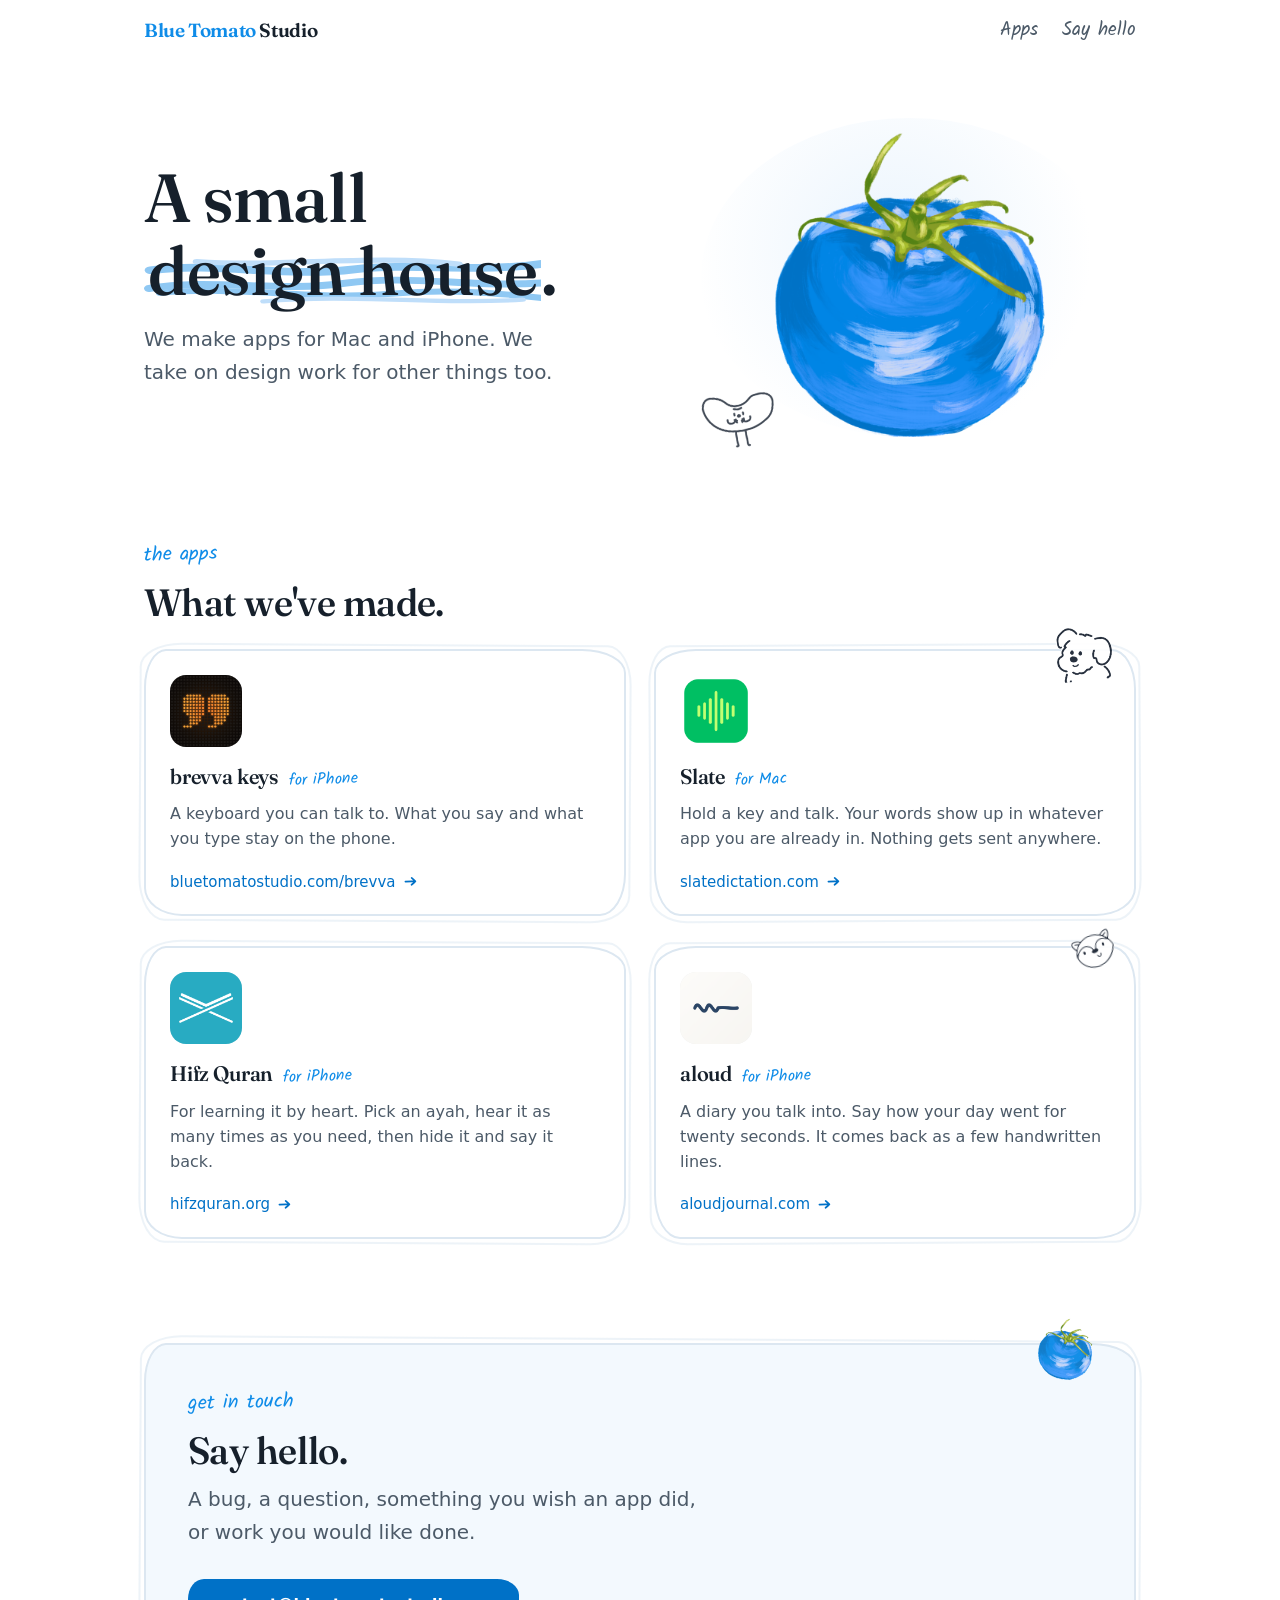
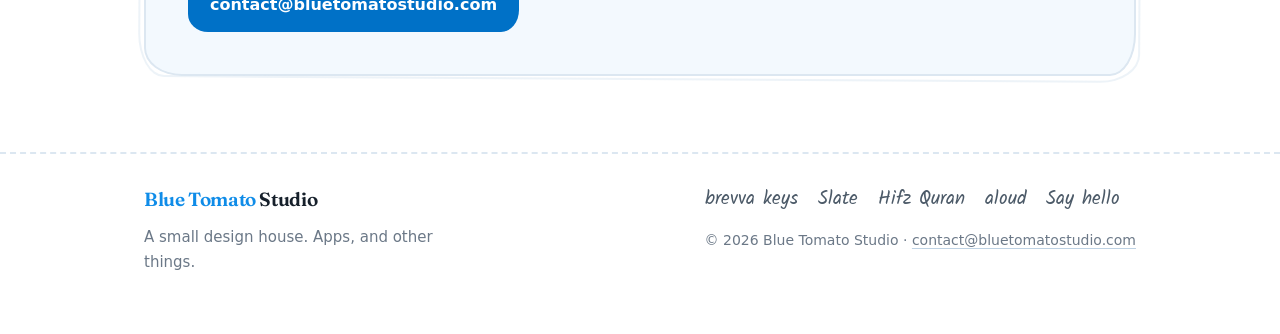
<file: index.html>
<!DOCTYPE html>
<html lang="en">
<head>
<meta charset="utf-8">
<meta name="viewport" content="width=device-width, initial-scale=1">
<title>Blue Tomato Studio · A small design house</title>
<link rel="canonical" href="https://bluetomatostudio.com/">
<meta name="description" content="Blue Tomato Studio is a small design house. We make apps for Mac and iPhone, and we take on design work for other things.">
<link rel="icon" type="image/png" sizes="64x64" href="assets/img/favicon-64.png">
<link rel="apple-touch-icon" href="assets/img/apple-touch-icon.png">
<meta property="og:title" content="Blue Tomato Studio">
<meta property="og:description" content="A small design house. We make apps for Mac and iPhone, and we take on design work for other things.">
<meta property="og:image" content="https://bluetomatostudio.com/assets/img/og.png">
<meta property="og:image:width" content="1200">
<meta property="og:image:height" content="630">
<meta property="og:type" content="website">
<meta property="og:url" content="https://bluetomatostudio.com/">
<meta name="twitter:card" content="summary_large_image">
<meta name="twitter:title" content="Blue Tomato Studio">
<meta name="twitter:description" content="A small design house. We make apps for Mac and iPhone, and we take on design work for other things.">
<meta name="twitter:image" content="https://bluetomatostudio.com/assets/img/og.png">
<meta name="theme-color" content="#FFFFFF">
<link rel="preload" href="assets/fonts/Fraunces-VF.woff2" as="font" type="font/woff2" crossorigin>
<link rel="preload" href="assets/fonts/Kalam-Regular.woff2" as="font" type="font/woff2" crossorigin>
<link rel="stylesheet" href="assets/styles.css?v=20261121a">
</head>
<body>

<!-- No tomato in the bar. It hangs in the hero, where there is room to see it. -->
<header class="site-header">
  <div class="wrap bar">
    <a class="wordmark" href="/"><span class="b">Blue Tomato</span> Studio</a>
    <nav class="nav">
      <a href="#apps">Apps</a>
      <a href="#contact">Say hello</a>
    </nav>
  </div>
</header>

<main>

  <!-- ============================= HERO ============================= -->
  <section class="hero">
    <div class="wrap hero-grid">
      <div>
        <h1>A small <span class="marker">design house</span>.</h1>
        <p class="lead">
          We make apps for Mac and iPhone. We take on design work for other
          things too.
        </p>
      </div>
      <!-- the painting, and a bean stood behind it having a look -->
      <div class="art">
        <img class="sticker bean" src="assets/stickers/bean-solid.png" alt="" aria-hidden="true" style="bottom:5%; left:3%; width:84px;">
        <img class="art-img" src="assets/img/tomato-art.png" alt="A blue tomato, painted" width="500" height="500" fetchpriority="high">
      </div>
    </div>
  </section>


  <!-- ============================= APPS =============================
       Each app is one card, and each card is one link out to that app's
       own site. This page is a signpost, not a shop.

       TO ADD AN APP: copy one whole <a class="app"> block below, paste it
       after the last one, and change the five marked spots. Nothing else
       needs touching. Full steps are in README.md.
       ================================================================ -->
  <section id="apps" style="padding-top:clamp(18px,3vw,38px);">
    <div class="wrap">
      <p class="eyebrow">the apps</p>
      <h2>What we've made.</h2>
      <div class="apps" style="margin-top:26px;">

        <!-- brevva keys lives on this site, under /brevva/, so its card links in
             rather than out. -->
        <a class="app" href="/brevva/">
          <span class="icon">
            <img src="assets/img/app-brevva.png" alt="" width="72" height="72" loading="lazy">
          </span>
          <span class="row">
            <h3>brevva keys</h3>
            <span class="chip">for iPhone</span>
          </span>
          <p>
            A keyboard you can talk to. What you say and what you type stay
            on the phone.
          </p>
          <span class="go">
            bluetomatostudio.com/brevva
            <svg viewBox="0 0 16 16" fill="none" stroke="currentColor" stroke-width="1.8" stroke-linecap="round" stroke-linejoin="round" aria-hidden="true"><path d="M2.6 8.2c3.4-.4 7-.5 10.6-.3M9.2 4.2c1.5 1.2 2.8 2.4 4 3.7-1.3 1.3-2.6 2.5-4.1 3.6"/></svg>
          </span>
        </a>

        <!-- ===== APP CARD ===== -->
        <a class="app" href="https://slatedictation.com">
          <img class="sticker" src="assets/stickers/dog-solid.png" alt="" aria-hidden="true" style="top:-34px; right:22px; transform:rotate(-6deg); width:64px;">
          <span class="icon icon--slate">                          <!-- 1. picture -->
            <img src="assets/img/app-slate.png" alt="" width="72" height="72" loading="lazy">
          </span>
          <span class="row">
            <h3>Slate</h3>                                          <!-- 2. name -->
            <span class="chip">for Mac</span>                       <!-- 3. what it runs on -->
          </span>
          <p>                                                       <!-- 4. one line, plainly -->
            Hold a key and talk. Your words show up in whatever app you are
            already in. Nothing gets sent anywhere.
          </p>
          <span class="go">                                         <!-- 5. where it goes -->
            slatedictation.com
            <svg viewBox="0 0 16 16" fill="none" stroke="currentColor" stroke-width="1.8" stroke-linecap="round" stroke-linejoin="round" aria-hidden="true"><path d="M2.6 8.2c3.4-.4 7-.5 10.6-.3M9.2 4.2c1.5 1.2 2.8 2.4 4 3.7-1.3 1.3-2.6 2.5-4.1 3.6"/></svg>
          </span>
        </a>
        <!-- ===== END APP CARD ===== -->

        <a class="app" href="https://hifzquran.org">
          <span class="icon">
            <img src="assets/img/app-hifzquran.png" alt="" width="72" height="72" loading="lazy">
          </span>
          <span class="row">
            <h3>Hifz Quran</h3>
            <span class="chip">for iPhone</span>
          </span>
          <p>
            For learning it by heart. Pick an ayah, hear it as many times as you
            need, then hide it and say it back.
          </p>
          <span class="go">
            hifzquran.org
            <svg viewBox="0 0 16 16" fill="none" stroke="currentColor" stroke-width="1.8" stroke-linecap="round" stroke-linejoin="round" aria-hidden="true"><path d="M2.6 8.2c3.4-.4 7-.5 10.6-.3M9.2 4.2c1.5 1.2 2.8 2.4 4 3.7-1.3 1.3-2.6 2.5-4.1 3.6"/></svg>
          </span>
        </a>

        <a class="app" href="https://aloudjournal.com">
          <img class="sticker" src="assets/stickers/fox-solid.png" alt="" aria-hidden="true" style="top:-28px; right:12px; transform:rotate(-8deg);">
          <span class="icon">
            <img src="assets/img/app-aloud.png" alt="" width="72" height="72" loading="lazy">
          </span>
          <span class="row">
            <h3>aloud</h3>
            <span class="chip">for iPhone</span>
          </span>
          <p>
            A diary you talk into. Say how your day went for twenty seconds. It
            comes back as a few handwritten lines.
          </p>
          <span class="go">
            aloudjournal.com
            <svg viewBox="0 0 16 16" fill="none" stroke="currentColor" stroke-width="1.8" stroke-linecap="round" stroke-linejoin="round" aria-hidden="true"><path d="M2.6 8.2c3.4-.4 7-.5 10.6-.3M9.2 4.2c1.5 1.2 2.8 2.4 4 3.7-1.3 1.3-2.6 2.5-4.1 3.6"/></svg>
          </span>
        </a>

      </div>
    </div>
  </section>


  <!-- ============================ CONTACT ============================ -->
  <section id="contact" style="padding-top:clamp(14px,2.5vw,28px);">
    <div class="wrap">
      <div class="hello">
        <img class="sticker" src="assets/img/tomato-art.png" alt="" aria-hidden="true" style="top:-34px; right:30px; transform:rotate(11deg); width:76px;">
        <p class="eyebrow">get in touch</p>
        <h2>Say hello.</h2>
        <p class="lead" style="max-width:40ch; margin-top:12px;">
          A bug, a question, something you wish an app did, or work you would
          like done.
        </p>
        <a class="btn" style="margin-top:10px;" href="mailto:contact@bluetomatostudio.com">contact@bluetomatostudio.com</a>
      </div>
    </div>
  </section>

</main>

<footer class="site-footer">
  <div class="wrap foot-grid">
    <div>
      <a class="wordmark" href="/"><span class="b">Blue Tomato</span> Studio</a>
      <p class="small muted" style="margin-top:10px; max-width:34ch;">A small design house. Apps, and other things.</p>
    </div>
    <div>
      <div class="foot-links">
        <a href="/brevva/">brevva keys</a>
        <a href="https://slatedictation.com">Slate</a>
        <a href="https://hifzquran.org">Hifz Quran</a>
        <a href="https://aloudjournal.com">aloud</a>
        <a href="mailto:contact@bluetomatostudio.com">Say hello</a>
      </div>
      <p class="foot-note">© 2026 Blue Tomato Studio · <a href="mailto:contact@bluetomatostudio.com" style="color:inherit;">contact@bluetomatostudio.com</a></p>
    </div>
  </div>
</footer>

<script>
  // the header only grows a line once the page has moved
  var h = document.querySelector('.site-header');
  var onScroll = function () { h.classList.toggle('stuck', window.scrollY > 4); };
  onScroll();
  addEventListener('scroll', onScroll, { passive: true });
</script>
</body>
</html>
</file>
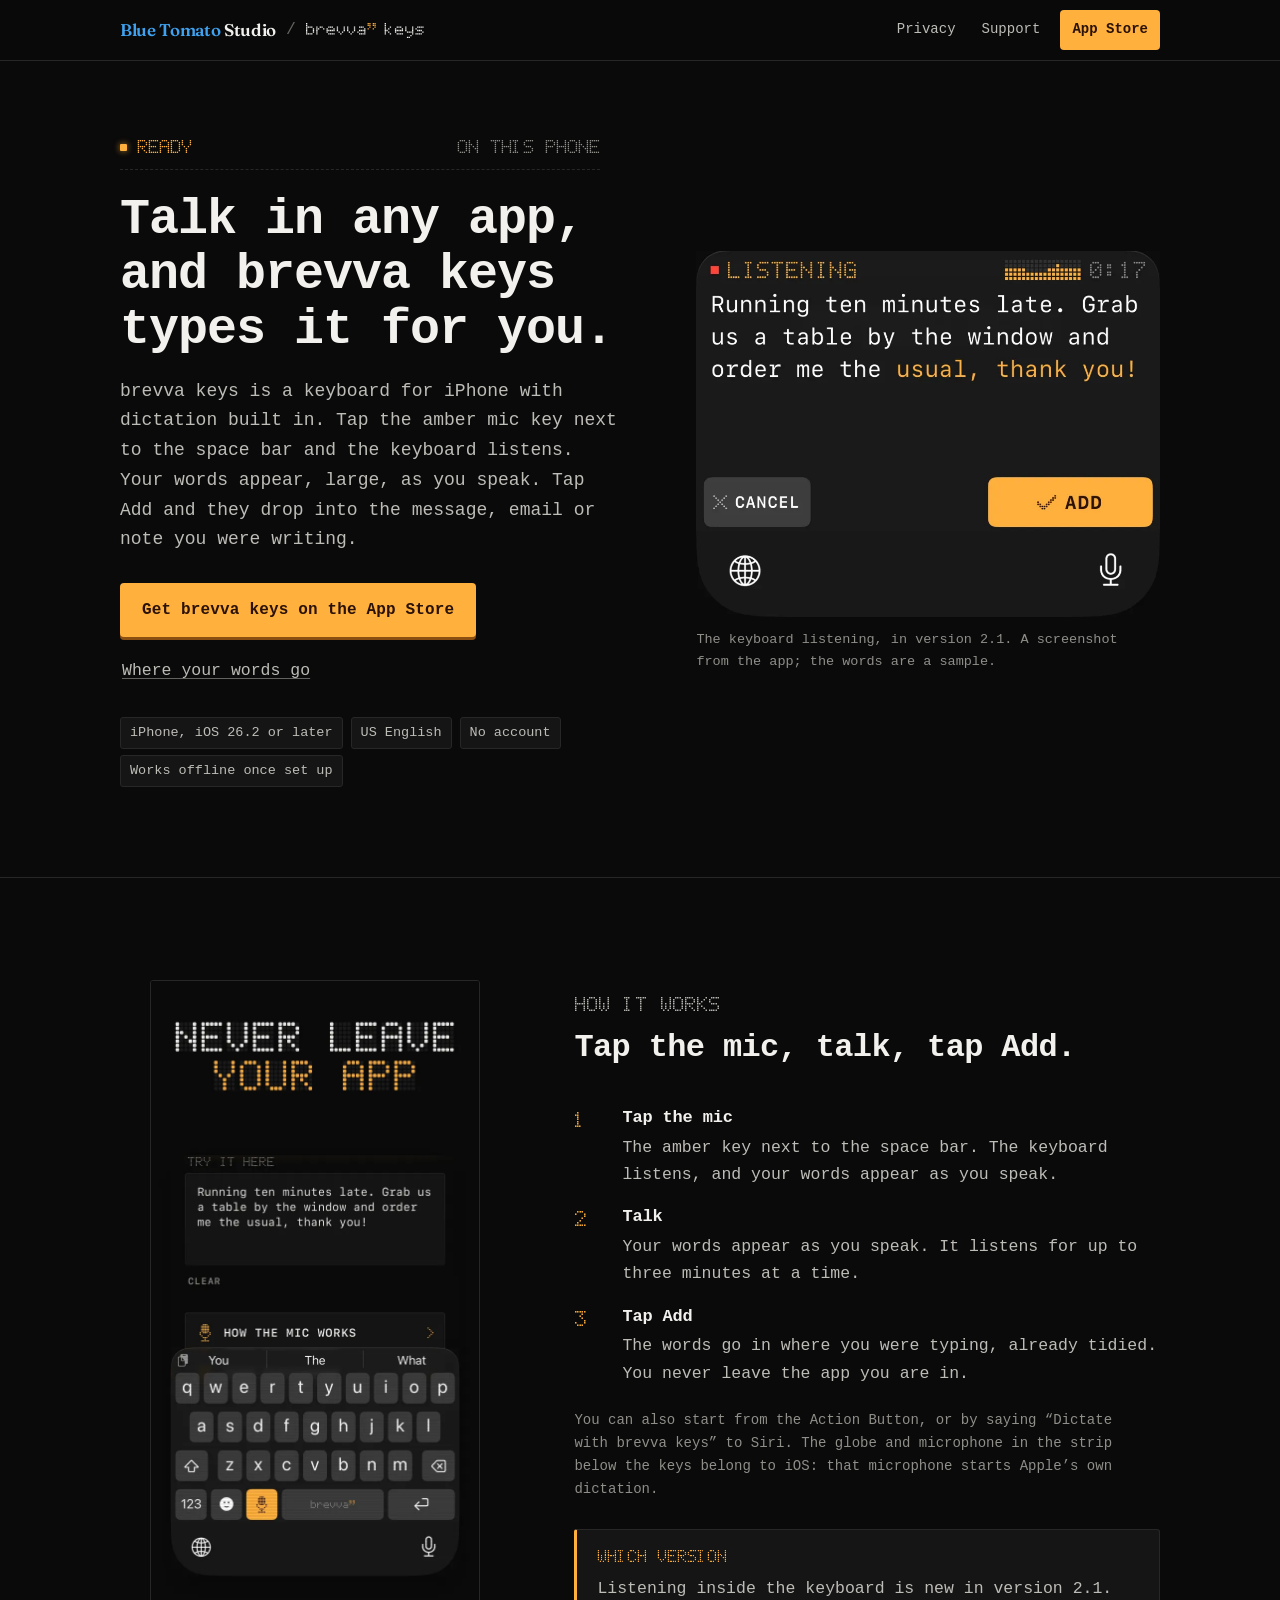
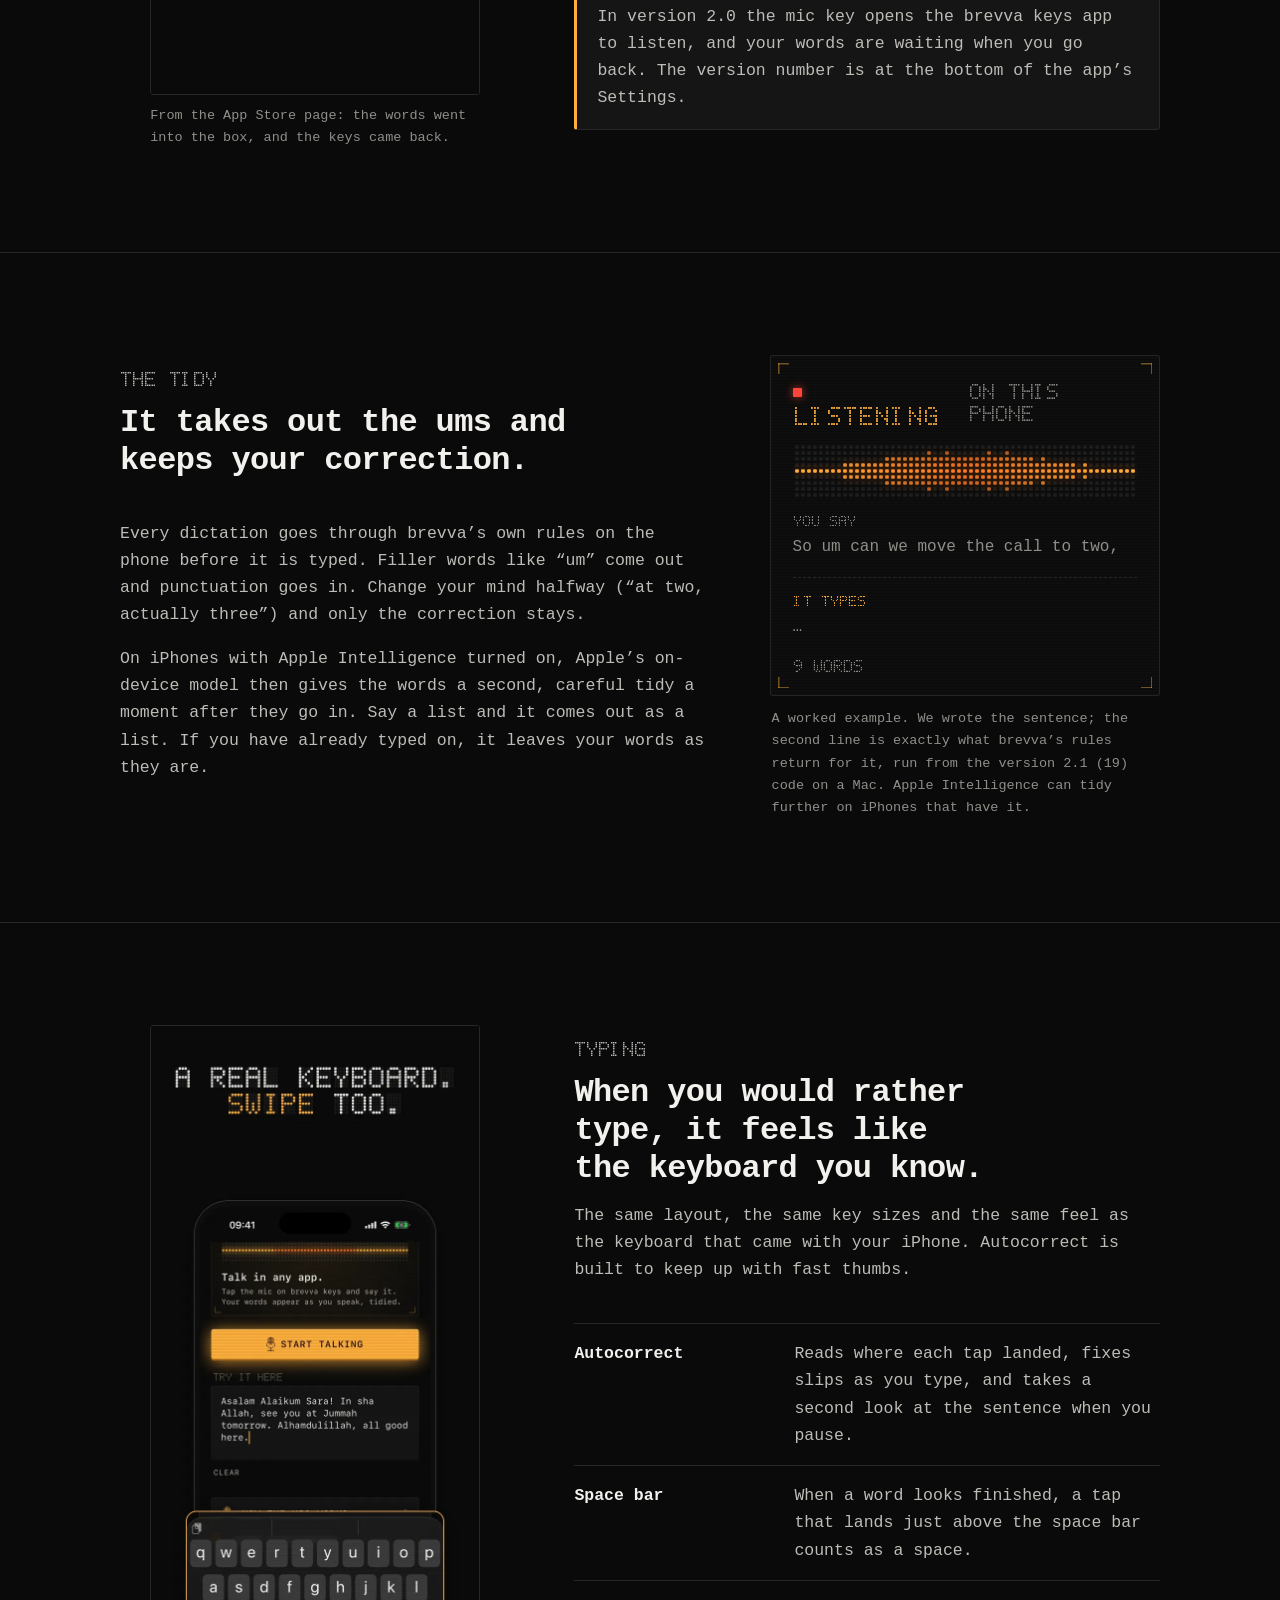
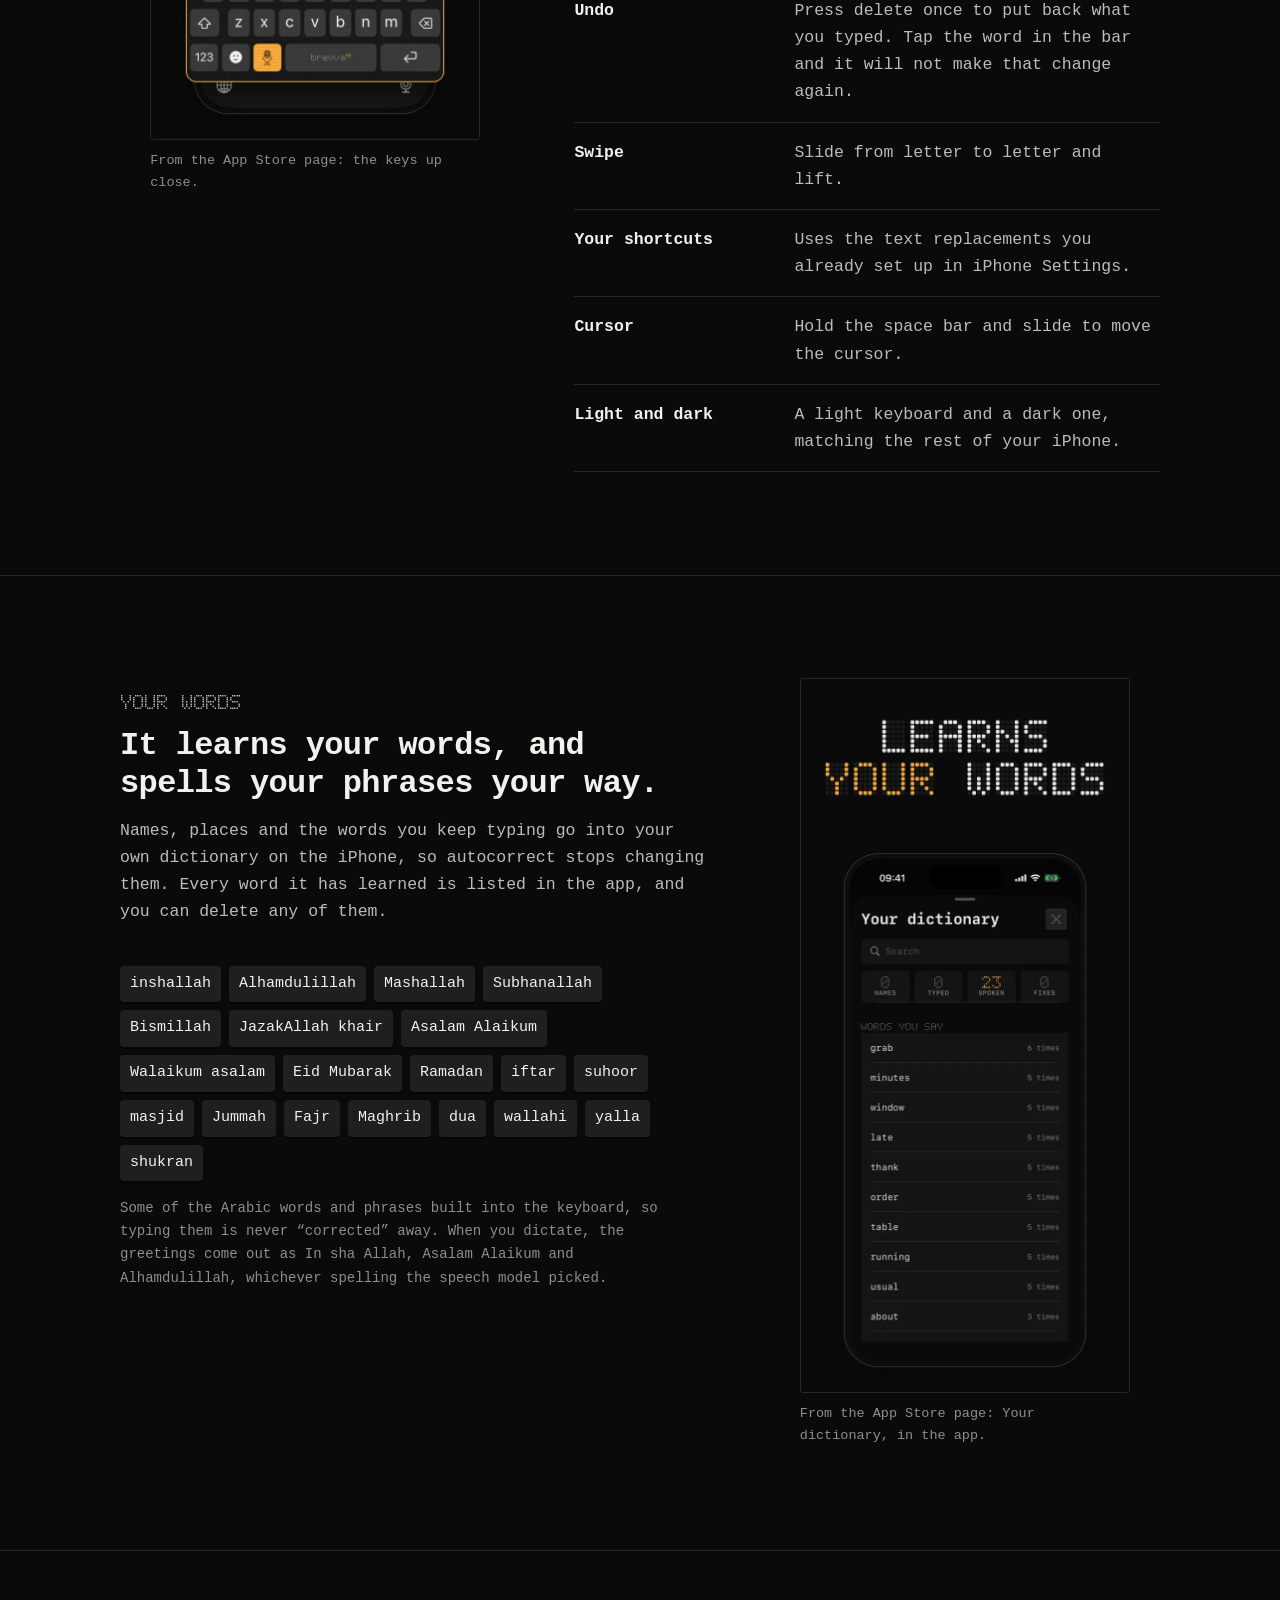
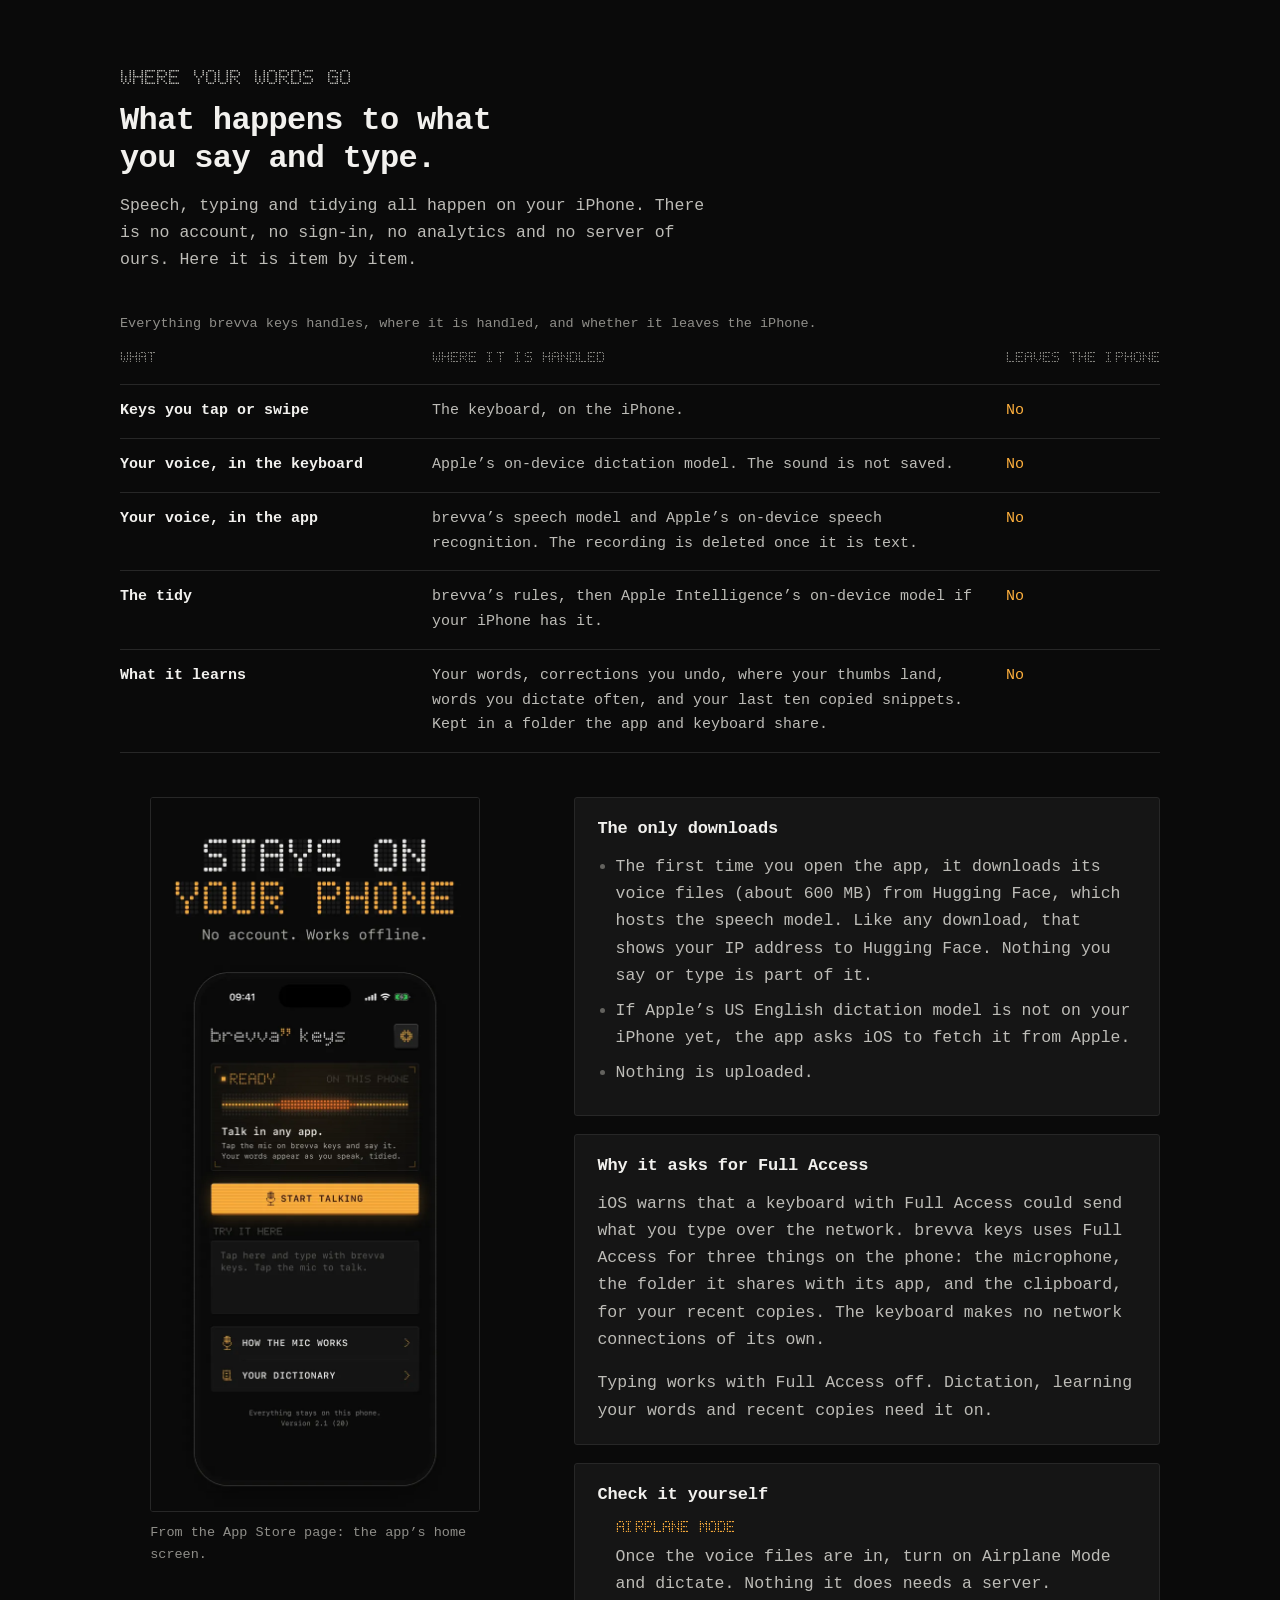
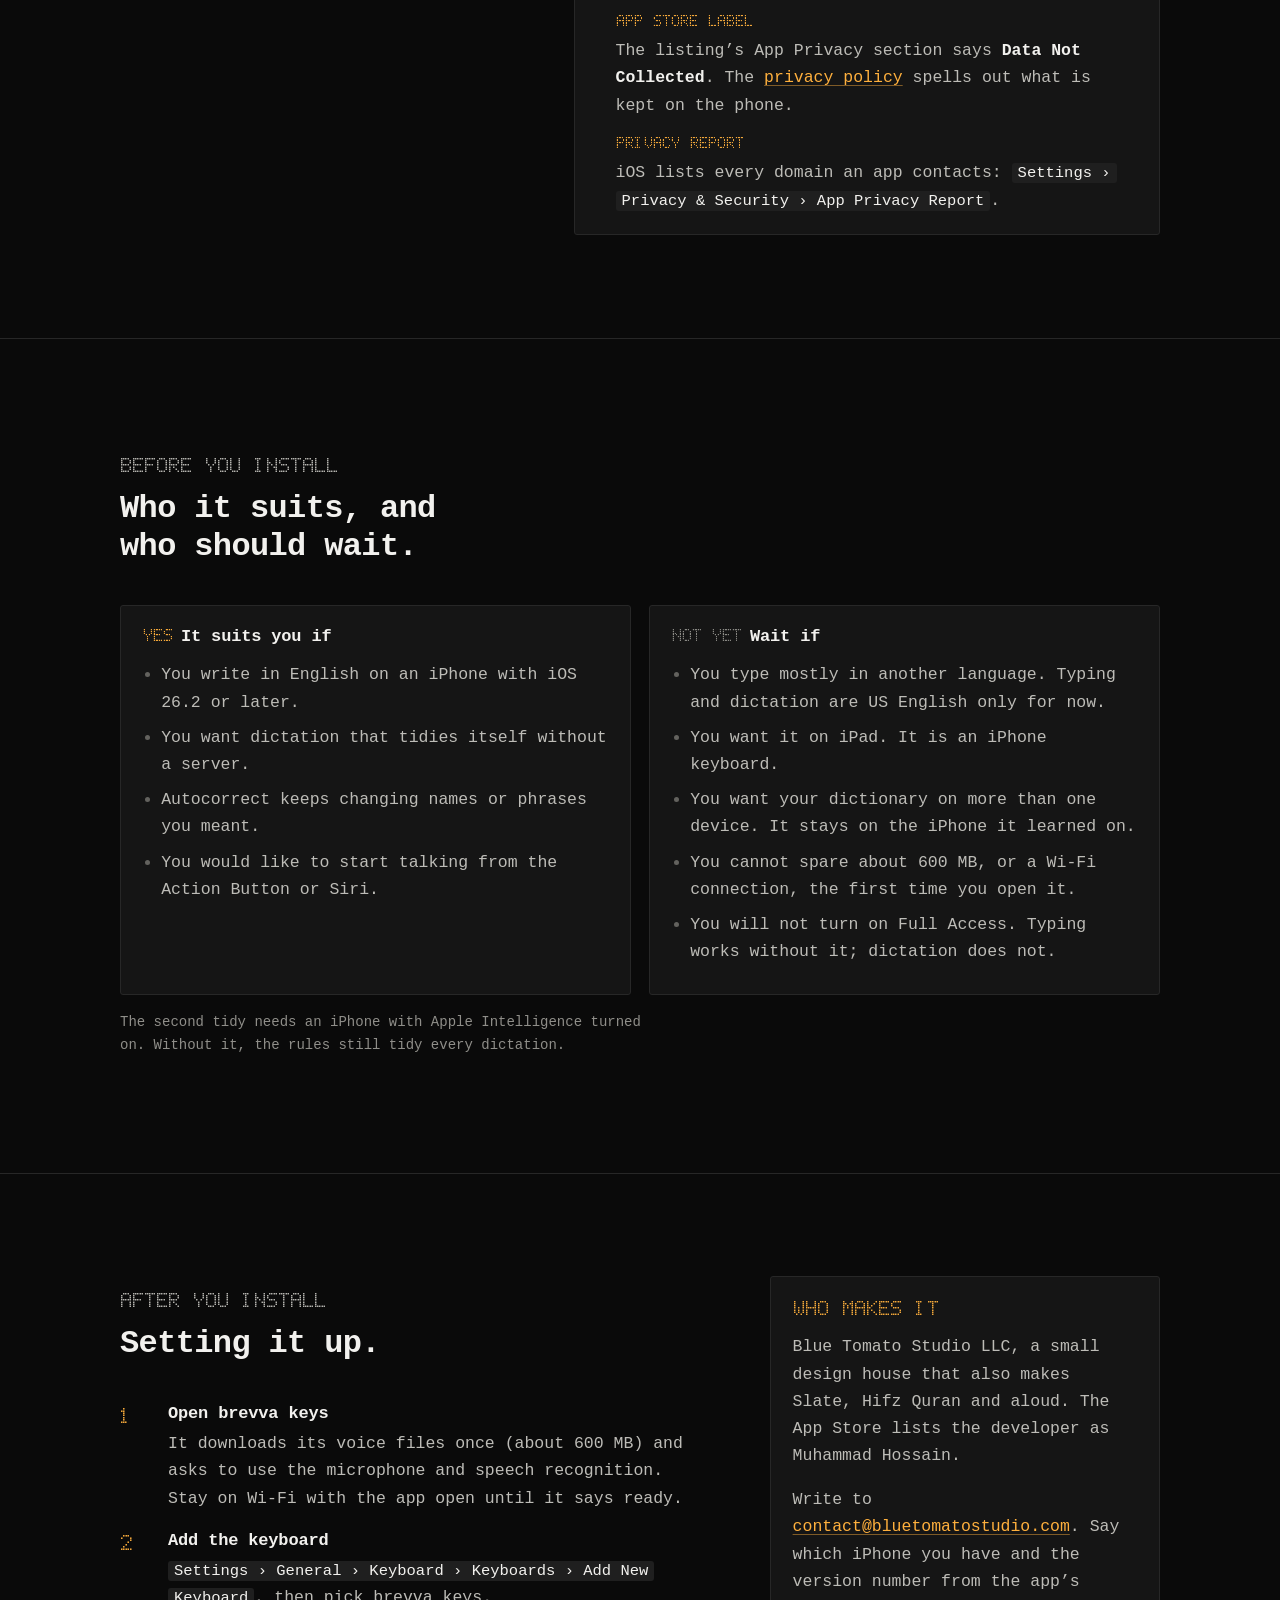
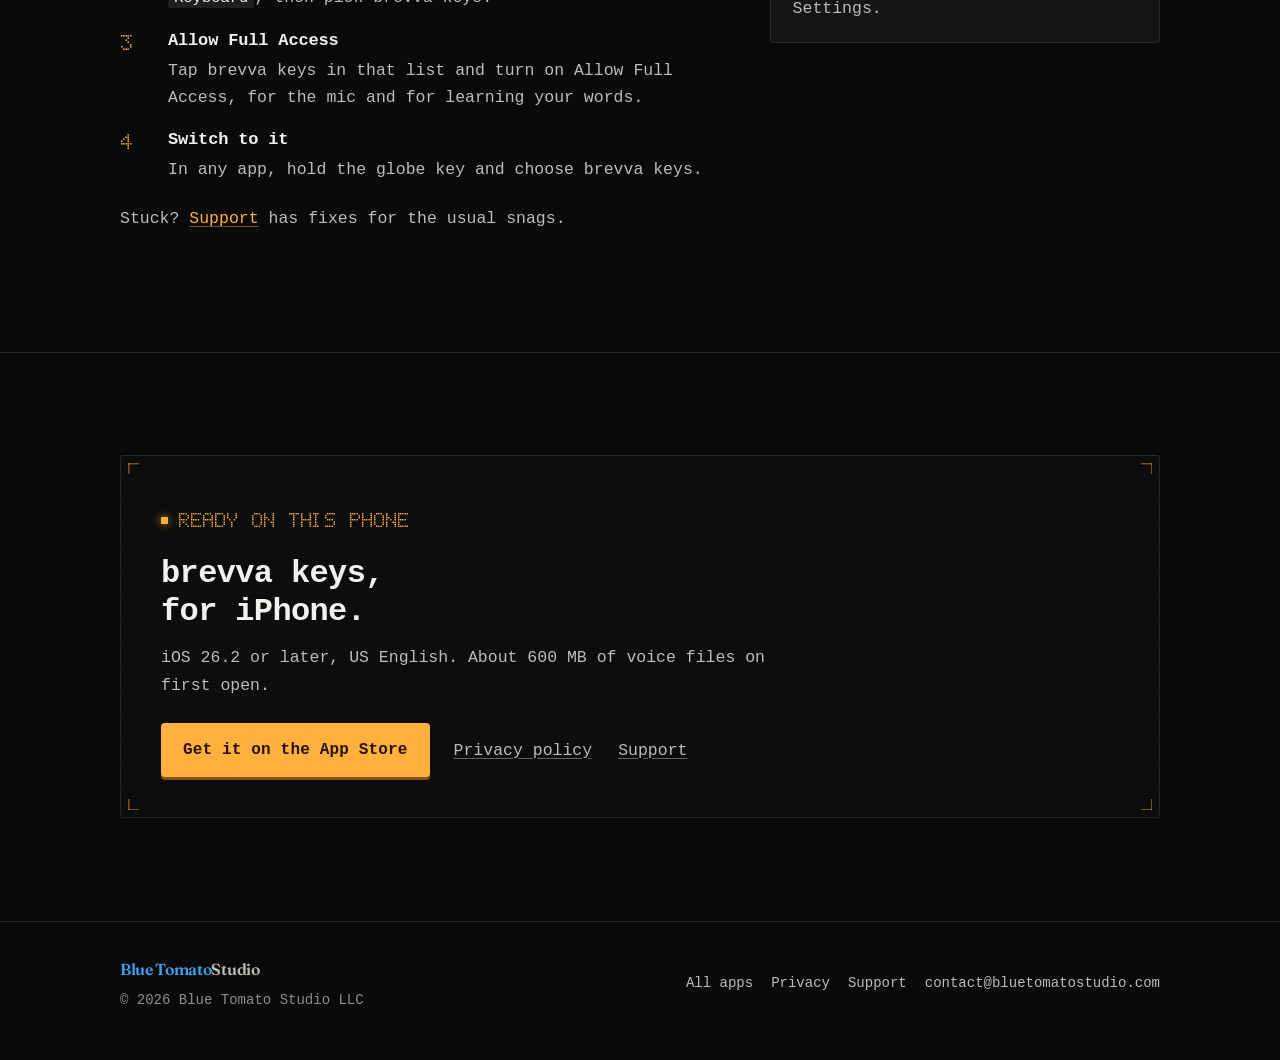
<file: brevva/index.html>
<!DOCTYPE html>
<html lang="en">
<head>
<meta charset="utf-8">
<meta name="viewport" content="width=device-width, initial-scale=1">
<title>brevva keys: a keyboard for iPhone with dictation built in · Blue Tomato Studio</title>
<meta name="description" content="Talk in any app, and brevva keys types it for you. Tap the mic, talk, tap Add: your words go in where you were typing, tidied. Speech, typing and tidying happen on the iPhone. No account.">
<link rel="canonical" href="https://bluetomatostudio.com/brevva/">
<meta name="theme-color" content="#0A0A0A">
<link rel="icon" type="image/png" sizes="64x64" href="/brevva/assets/favicon-64.png">
<link rel="apple-touch-icon" href="/brevva/assets/apple-touch-icon.png">
<meta property="og:type" content="website">
<meta property="og:site_name" content="Blue Tomato Studio">
<meta property="og:title" content="brevva keys: a keyboard for iPhone with dictation built in">
<meta property="og:description" content="Tap the mic and talk. Your words appear as you speak, right where you are typing, tidied up. Speech, typing and tidying happen on the iPhone.">
<meta property="og:url" content="https://bluetomatostudio.com/brevva/">
<meta property="og:image" content="https://bluetomatostudio.com/brevva/assets/og.png">
<meta property="og:image:width" content="1200">
<meta property="og:image:height" content="630">
<meta property="og:image:alt" content="brevva keys. Talk. It types. The keyboard's listening display with the words it heard and an Add key.">
<meta name="twitter:card" content="summary_large_image">
<meta name="twitter:title" content="brevva keys: a keyboard for iPhone with dictation built in">
<meta name="twitter:description" content="Tap the mic and talk. Your words appear as you speak, right where you are typing, tidied up. Speech, typing and tidying happen on the iPhone.">
<meta name="twitter:image" content="https://bluetomatostudio.com/brevva/assets/og.png">
<link rel="preload" href="/brevva/assets/dots.woff?v=1" as="font" type="font/woff" crossorigin>
<link rel="stylesheet" href="/brevva/assets/brevva.css?v=2">
<script type="application/ld+json">
{"@context":"https://schema.org","@type":"SoftwareApplication","name":"brevva keys","operatingSystem":"iOS 26.2 or later","applicationCategory":"UtilitiesApplication","url":"https://bluetomatostudio.com/brevva/","downloadUrl":"https://apps.apple.com/app/id6761425575","publisher":{"@type":"Organization","name":"Blue Tomato Studio LLC","url":"https://bluetomatostudio.com/"}}
</script>
</head>
<body>
<a class="skip" href="#main">Skip to content</a>

<!-- The studio's bar, in brevva's dark. Left: where you are on the studio site.
     Right: brevva's own pages, and the one action. -->
<header class="bar">
  <div class="wrap">
    <div class="crumb">
      <a class="studio" href="/"><span class="b">Blue Tomato</span> Studio</a>
      <span class="sep" aria-hidden="true">/</span>
      <a class="mark" href="/brevva/" aria-current="page"><img src="/brevva/assets/wordmark.svg" alt="brevva keys" width="118" height="15"></a>
    </div>
    <nav class="pages" aria-label="brevva keys">
      <a href="/brevva/privacy/">Privacy</a>
      <a href="/brevva/support/">Support</a>
      <a class="get" href="https://apps.apple.com/app/id6761425575">App Store</a>
    </nav>
  </div>
</header>

<main id="main">

  <!-- ============================ HERO ============================ -->
  <section class="hero first">
    <div class="wrap hero-grid">
      <div>
        <p class="status" aria-hidden="true"><span class="dots"><span class="lamp"></span>Ready</span><span class="dots dim">On this phone</span></p>
        <h1>Talk in any app, and brevva keys types it for you.</h1>
        <p class="lede">brevva keys is a keyboard for iPhone with dictation built in. Tap the amber mic key next to the space bar and the keyboard listens. Your words appear, large, as you speak. Tap Add and they drop into the message, email or note you were writing.</p>
        <div class="cta-row">
          <a class="key" href="https://apps.apple.com/app/id6761425575">Get brevva keys on the App Store</a>
          <a class="quiet" href="#privacy">Where your words go</a>
        </div>
        <ul class="facts" aria-label="Good to know">
          <li>iPhone, iOS 26.2 or later</li>
          <li>US English</li>
          <li>No account</li>
          <li>Works offline once set up</li>
        </ul>
      </div>

      <!-- The real listening panel, cropped from the 2.1 store capture.
           Swap brevva/assets/shots/listening.webp for a new capture when the panel changes. -->
      <figure class="hero-shot">
        <img src="/brevva/assets/shots/listening.webp" width="900" height="710" fetchpriority="high" decoding="async"
             alt="The brevva keys keyboard listening. A small status line reads LISTENING and 0:17 in amber dot letters beside a dot level meter. Below it, large, the words so far: Running ten minutes late. Grab us a table by the window and order me the usual, thank you! The last words, still being heard, are in amber. Under them a CANCEL key and an amber ADD key.">
        <figcaption>The keyboard listening, in version 2.1. A screenshot from the app; the words are a sample.</figcaption>
      </figure>
    </div>
  </section>


  <!-- ========================= HOW IT WORKS ========================= -->
  <section id="how">
    <div class="wrap split">
      <figure class="store">
        <img class="shot" src="/brevva/assets/shots/in-place.webp" width="660" height="1434" loading="lazy" decoding="async"
             alt="A picture from the App Store page, headed NEVER LEAVE YOUR APP. A text box holds the words Running ten minutes late. Grab us a table by the window and order me the usual, thank you! with the brevva keys keyboard back below it.">
        <figcaption>From the App Store page: the words went into the box, and the keys came back.</figcaption>
      </figure>
      <div>
        <div class="intro">
          <p class="dots label">How it works</p>
          <h2>Tap the mic, talk, tap Add.</h2>
        </div>
        <ol class="steps">
          <li><div><h3>Tap the mic</h3><p>The amber key next to the space bar. The keyboard listens, and your words appear as you speak.</p></div></li>
          <li><div><h3>Talk</h3><p>Your words appear as you speak. It listens for up to three minutes at a time.</p></div></li>
          <li><div><h3>Tap Add</h3><p>The words go in where you were typing, already tidied. You never leave the app you are in.</p></div></li>
        </ol>
        <p class="note" style="margin-top:22px">You can also start from the Action Button, or by saying “Dictate with brevva keys” to Siri. The globe and microphone in the strip below the keys belong to iOS: that microphone starts Apple’s own dictation.</p>
        <div class="callout">
          <span class="dots">Which version</span>
          <p>Listening inside the keyboard is new in version 2.1. In version 2.0 the mic key opens the brevva keys app to listen, and your words are waiting when you go back. The version number is at the bottom of the app’s Settings.</p>
        </div>
      </div>
    </div>
  </section>


  <!-- ============================ THE TIDY ============================ -->
  <section id="tidy">
    <div class="wrap split flip">
      <div>
        <div class="intro">
          <p class="dots label">The tidy</p>
          <h2>It takes out the ums and keeps your correction.</h2>
        </div>
        <p>Every dictation goes through brevva’s own rules on the phone before it is typed. Filler words like “um” come out and punctuation goes in. Change your mind halfway (“at two, actually three”) and only the correction stays.</p>
        <p>On iPhones with Apple Intelligence turned on, Apple’s on-device model then gives the words a second, careful tidy a moment after they go in. Say a list and it comes out as a list. If you have already typed on, it leaves your words as they are.</p>
      </div>

      <!-- A worked example in the app's night display. Without script it shows the
           finished state; with script it plays once (under five seconds) and stops. -->
      <div class="shot-col">
        <div class="display demo" id="demo" aria-labelledby="demo-title">
          <h3 class="visually-hidden" id="demo-title">A worked example of the tidy</h3>
          <div class="head">
            <span class="dots"><span class="rec" aria-hidden="true"></span><span data-status>Tidied</span></span>
            <span class="dots right" aria-hidden="true">On this phone</span>
          </div>
          <div class="leds static" aria-hidden="true"><canvas width="0" height="0"></canvas></div>
          <div class="pair">
            <div>
              <span class="dots tag">You say</span>
              <p class="said" data-said><del>So um</del> can we move the call to <del>two, actually</del> three? And <del>uh</del> bring the slides.</p>
            </div>
            <hr>
            <div>
              <span class="dots tag on">It types</span>
              <p class="typed" data-typed>Can we move the call to three? And bring the slides.</p>
            </div>
          </div>
          <div class="demo-foot">
            <span class="dots count" aria-hidden="true">11 words</span>
            <button class="replay" type="button" data-replay hidden>Play it again</button>
          </div>
        </div>
        <p class="provenance">A worked example. We wrote the sentence; the second line is exactly what brevva’s rules return for it, run from the version 2.1 (19) code on a Mac. Apple Intelligence can tidy further on iPhones that have it.</p>
      </div>
    </div>
  </section>


  <!-- ============================ TYPING ============================ -->
  <section id="typing">
    <div class="wrap split">
      <figure class="store">
        <img class="shot" src="/brevva/assets/shots/keys.webp" width="660" height="1434" loading="lazy" decoding="async"
             alt="A picture from the App Store page, headed A REAL KEYBOARD. SWIPE TOO. The brevva keys keyboard up close below the app, with brevva written in dot letters on the space bar.">
        <figcaption>From the App Store page: the keys up close.</figcaption>
      </figure>
      <div>
        <div class="intro">
          <p class="dots label">Typing</p>
          <h2>When you would rather type, it feels like the keyboard you know.</h2>
          <p>The same layout, the same key sizes and the same feel as the keyboard that came with your iPhone. Autocorrect is built to keep up with fast thumbs.</p>
        </div>
        <dl class="spec">
          <div><dt>Autocorrect</dt><dd>Reads where each tap landed, fixes slips as you type, and takes a second look at the sentence when you pause.</dd></div>
          <div><dt>Space bar</dt><dd>When a word looks finished, a tap that lands just above the space bar counts as a space.</dd></div>
          <div><dt>Undo</dt><dd>Press delete once to put back what you typed. Tap the word in the bar and it will not make that change again.</dd></div>
          <div><dt>Swipe</dt><dd>Slide from letter to letter and lift.</dd></div>
          <div><dt>Your shortcuts</dt><dd>Uses the text replacements you already set up in iPhone Settings.</dd></div>
          <div><dt>Cursor</dt><dd>Hold the space bar and slide to move the cursor.</dd></div>
          <div><dt>Light and dark</dt><dd>A light keyboard and a dark one, matching the rest of your iPhone.</dd></div>
        </dl>
      </div>
    </div>
  </section>


  <!-- ========================== YOUR WORDS ========================== -->
  <section id="words">
    <div class="wrap split flip">
      <div>
        <div class="intro">
          <p class="dots label">Your words</p>
          <h2>It learns your words, and spells your phrases your way.</h2>
          <p>Names, places and the words you keep typing go into your own dictionary on the iPhone, so autocorrect stops changing them. Every word it has learned is listed in the app, and you can delete any of them.</p>
        </div>
        <ul class="chips" aria-label="Some of the words built into the keyboard">
          <li>inshallah</li><li>Alhamdulillah</li><li>Mashallah</li><li>Subhanallah</li><li>Bismillah</li>
          <li>JazakAllah khair</li><li>Asalam Alaikum</li><li>Walaikum asalam</li><li>Eid Mubarak</li>
          <li>Ramadan</li><li>iftar</li><li>suhoor</li><li>masjid</li><li>Jummah</li><li>Fajr</li>
          <li>Maghrib</li><li>dua</li><li>wallahi</li><li>yalla</li><li>shukran</li>
        </ul>
        <p class="note" style="margin-top:16px">Some of the Arabic words and phrases built into the keyboard, so typing them is never “corrected” away. When you dictate, the greetings come out as In sha Allah, Asalam Alaikum and Alhamdulillah, whichever spelling the speech model picked.</p>
      </div>
      <figure class="store shot-col">
        <img class="shot" src="/brevva/assets/shots/dictionary.webp" width="660" height="1434" loading="lazy" decoding="async"
             alt="A picture from the App Store page, headed LEARNS YOUR WORDS. Your dictionary in the brevva keys app: counts for names, typed, spoken and fixes, then a list of words you say with how many times each was heard.">
        <figcaption>From the App Store page: Your dictionary, in the app.</figcaption>
      </figure>
    </div>
  </section>


  <!-- ======================= WHERE YOUR WORDS GO ======================= -->
  <section id="privacy">
    <div class="wrap">
      <div class="intro">
        <p class="dots label">Where your words go</p>
        <h2>What happens to what you say and type.</h2>
        <p>Speech, typing and tidying all happen on your iPhone. There is no account, no sign-in, no analytics and no server of ours. Here it is item by item.</p>
      </div>
      <table class="ledger">
        <caption>Everything brevva keys handles, where it is handled, and whether it leaves the iPhone.</caption>
        <thead><tr><th scope="col">What</th><th scope="col">Where it is handled</th><th scope="col">Leaves the iPhone</th></tr></thead>
        <tbody>
          <tr><th scope="row">Keys you tap or swipe</th><td data-h="Where">The keyboard, on the iPhone.</td><td data-h="Leaves the iPhone" class="stays">No</td></tr>
          <tr><th scope="row">Your voice, in the keyboard</th><td data-h="Where">Apple’s on-device dictation model. The sound is not saved.</td><td data-h="Leaves the iPhone" class="stays">No</td></tr>
          <tr><th scope="row">Your voice, in the app</th><td data-h="Where">brevva’s speech model and Apple’s on-device speech recognition. The recording is deleted once it is text.</td><td data-h="Leaves the iPhone" class="stays">No</td></tr>
          <tr><th scope="row">The tidy</th><td data-h="Where">brevva’s rules, then Apple Intelligence’s on-device model if your iPhone has it.</td><td data-h="Leaves the iPhone" class="stays">No</td></tr>
          <tr><th scope="row">What it learns</th><td data-h="Where">Your words, corrections you undo, where your thumbs land, words you dictate often, and your last ten copied snippets. Kept in a folder the app and keyboard share.</td><td data-h="Leaves the iPhone" class="stays">No</td></tr>
        </tbody>
      </table>

      <div class="split" style="margin-top:44px">
        <figure class="store">
          <img class="shot" src="/brevva/assets/shots/on-this-phone.webp" width="660" height="1434" loading="lazy" decoding="async"
               alt="A picture from the App Store page, headed STAYS ON YOUR PHONE, with the line No account. Works offline. The brevva keys app's home screen reads READY, ON THIS PHONE, and at the bottom: Everything stays on this phone.">
          <figcaption>From the App Store page: the app’s home screen.</figcaption>
        </figure>
        <div class="stack">
          <div class="panel">
            <h3>The only downloads</h3>
            <ul>
              <li>The first time you open the app, it downloads its voice files (about 600&nbsp;MB) from Hugging Face, which hosts the speech model. Like any download, that shows your IP address to Hugging Face. Nothing you say or type is part of it.</li>
              <li>If Apple’s US English dictation model is not on your iPhone yet, the app asks iOS to fetch it from Apple.</li>
              <li>Nothing is uploaded.</li>
            </ul>
          </div>
          <div class="panel">
            <h3>Why it asks for Full Access</h3>
            <p>iOS warns that a keyboard with Full Access could send what you type over the network. brevva keys uses Full Access for three things on the phone: the microphone, the folder it shares with its app, and the clipboard, for your recent copies. The keyboard makes no network connections of its own.</p>
            <p style="margin:0">Typing works with Full Access off. Dictation, learning your words and recent copies need it on.</p>
          </div>
          <div class="panel">
            <h3>Check it yourself</h3>
            <ul class="checks">
              <li><span class="dots">Airplane mode</span>Once the voice files are in, turn on Airplane Mode and dictate. Nothing it does needs a server.</li>
              <li><span class="dots">App Store label</span>The listing’s App Privacy section says <strong>Data Not Collected</strong>. The <a href="/brevva/privacy/">privacy policy</a> spells out what is kept on the phone.</li>
              <li><span class="dots">Privacy report</span>iOS lists every domain an app contacts: <span class="path">Settings › Privacy &amp; Security › App Privacy Report</span>.</li>
            </ul>
          </div>
        </div>
      </div>
    </div>
  </section>


  <!-- ========================= BEFORE YOU INSTALL ========================= -->
  <section id="fit">
    <div class="wrap">
      <div class="intro">
        <p class="dots label">Before you install</p>
        <h2>Who it suits, and who should wait.</h2>
      </div>
      <div class="cols">
        <div class="panel yes">
          <h3><span class="dots" aria-hidden="true">Yes</span>It suits you if</h3>
          <ul>
            <li>You write in English on an iPhone with iOS 26.2 or later.</li>
            <li>You want dictation that tidies itself without a server.</li>
            <li>Autocorrect keeps changing names or phrases you meant.</li>
            <li>You would like to start talking from the Action Button or Siri.</li>
          </ul>
        </div>
        <div class="panel no">
          <h3><span class="dots" aria-hidden="true">Not yet</span>Wait if</h3>
          <ul>
            <li>You type mostly in another language. Typing and dictation are US English only for now.</li>
            <li>You want it on iPad. It is an iPhone keyboard.</li>
            <li>You want your dictionary on more than one device. It stays on the iPhone it learned on.</li>
            <li>You cannot spare about 600&nbsp;MB, or a Wi-Fi connection, the first time you open it.</li>
            <li>You will not turn on Full Access. Typing works without it; dictation does not.</li>
          </ul>
        </div>
      </div>
      <p class="note" style="margin-top:16px">The second tidy needs an iPhone with Apple Intelligence turned on. Without it, the rules still tidy every dictation.</p>
    </div>
  </section>


  <!-- ========================== SETTING UP ========================== -->
  <section id="setup">
    <div class="wrap split flip">
      <div>
        <div class="intro">
          <p class="dots label">After you install</p>
          <h2>Setting it up.</h2>
        </div>
        <ol class="steps">
          <li><div><h3>Open brevva keys</h3><p>It downloads its voice files once (about 600&nbsp;MB) and asks to use the microphone and speech recognition. Stay on Wi-Fi with the app open until it says ready.</p></div></li>
          <li><div><h3>Add the keyboard</h3><p><span class="path">Settings › General › Keyboard › Keyboards › Add New Keyboard</span>, then pick brevva keys.</p></div></li>
          <li><div><h3>Allow Full Access</h3><p>Tap brevva keys in that list and turn on Allow Full Access, for the mic and for learning your words.</p></div></li>
          <li><div><h3>Switch to it</h3><p>In any app, hold the globe key and choose brevva keys.</p></div></li>
        </ol>
        <p style="margin-top:22px">Stuck? <a href="/brevva/support/">Support</a> has fixes for the usual snags.</p>
      </div>
      <aside class="panel shot-col" aria-labelledby="who">
        <p class="dots label" id="who">Who makes it</p>
        <p>Blue Tomato Studio LLC, a small design house that also makes Slate, Hifz Quran and aloud. The App Store lists the developer as Muhammad Hossain.</p>
        <p style="margin:0">Write to <a href="mailto:contact@bluetomatostudio.com">contact@bluetomatostudio.com</a>. Say which iPhone you have and the version number from the app’s Settings.</p>
      </aside>
    </div>
  </section>


  <!-- ============================ CLOSE ============================ -->
  <section class="close">
    <div class="wrap">
      <div class="display">
        <p class="dots label"><span class="lamp" aria-hidden="true"></span>Ready on this phone</p>
        <h2>brevva keys, for iPhone.</h2>
        <p>iOS 26.2 or later, US English. About 600&nbsp;MB of voice files on first open.</p>
        <div class="cta-row">
          <a class="key" href="https://apps.apple.com/app/id6761425575">Get it on the App Store</a>
          <a class="quiet" href="/brevva/privacy/">Privacy policy</a>
          <a class="quiet" href="/brevva/support/">Support</a>
        </div>
      </div>
    </div>
  </section>
</main>

<footer class="foot">
  <div class="wrap">
    <div>
      <a class="studio" href="/"><span class="b">Blue Tomato</span> Studio</a>
      <p style="margin-top:6px">© 2026 Blue Tomato Studio LLC</p>
    </div>
    <nav aria-label="Studio and brevva keys">
      <a href="/#apps">All apps</a>
      <a href="/brevva/privacy/">Privacy</a>
      <a href="/brevva/support/">Support</a>
      <a href="mailto:contact@bluetomatostudio.com">contact@bluetomatostudio.com</a>
    </nav>
  </div>
</footer>

<script src="/brevva/assets/display.js?v=2" defer></script>
</body>
</html>
</file>
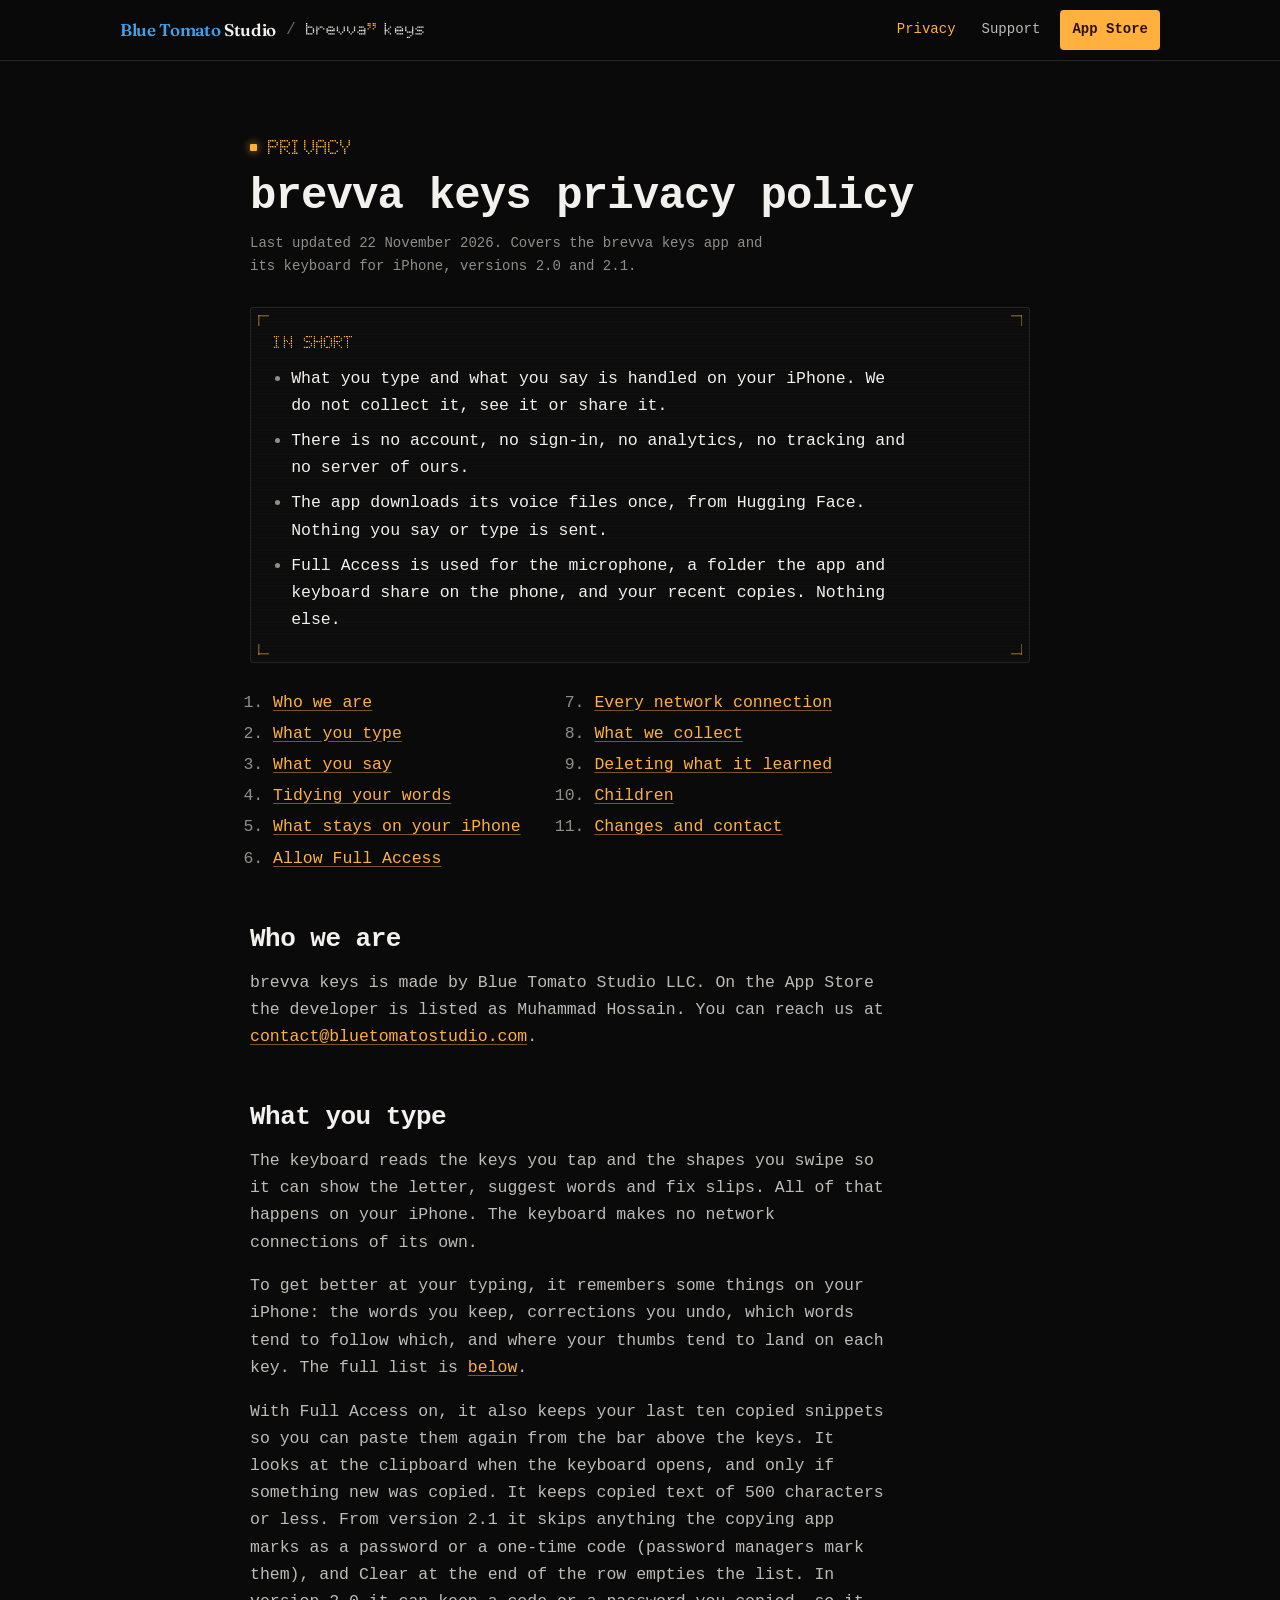
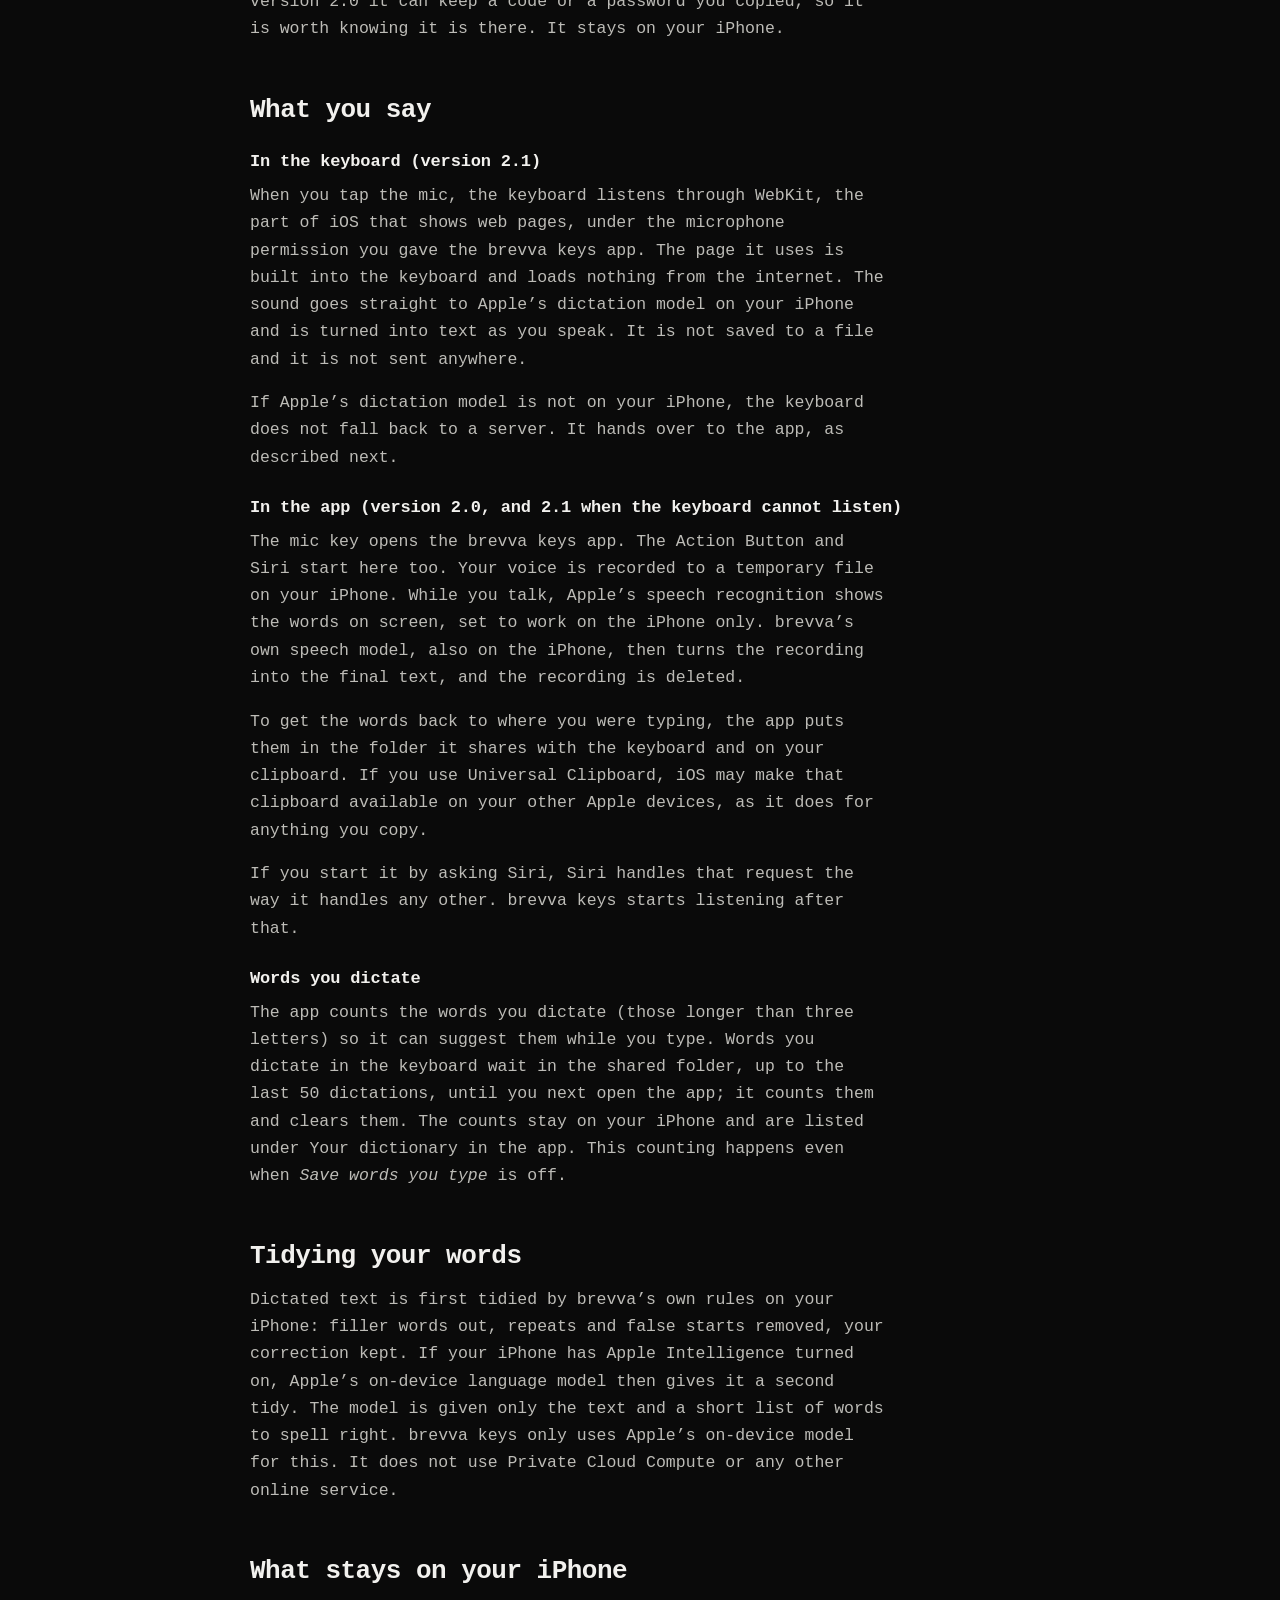
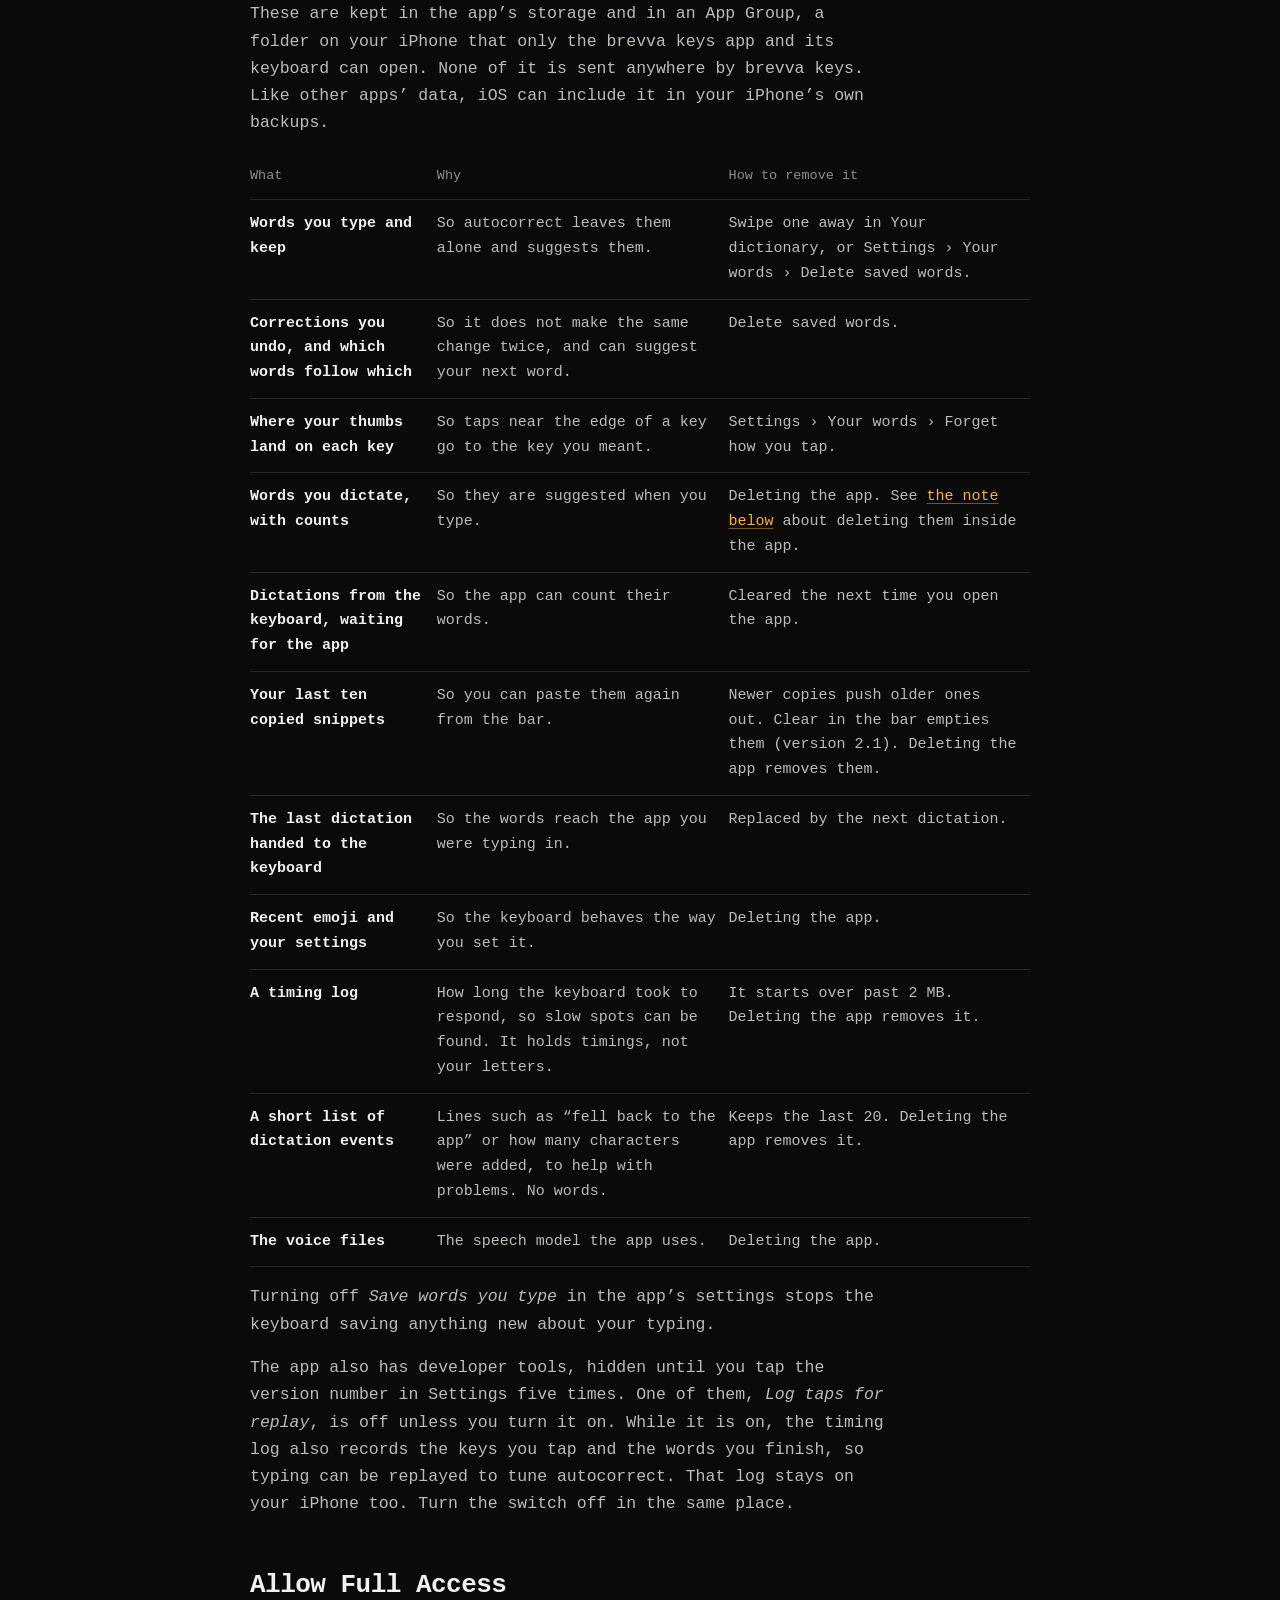
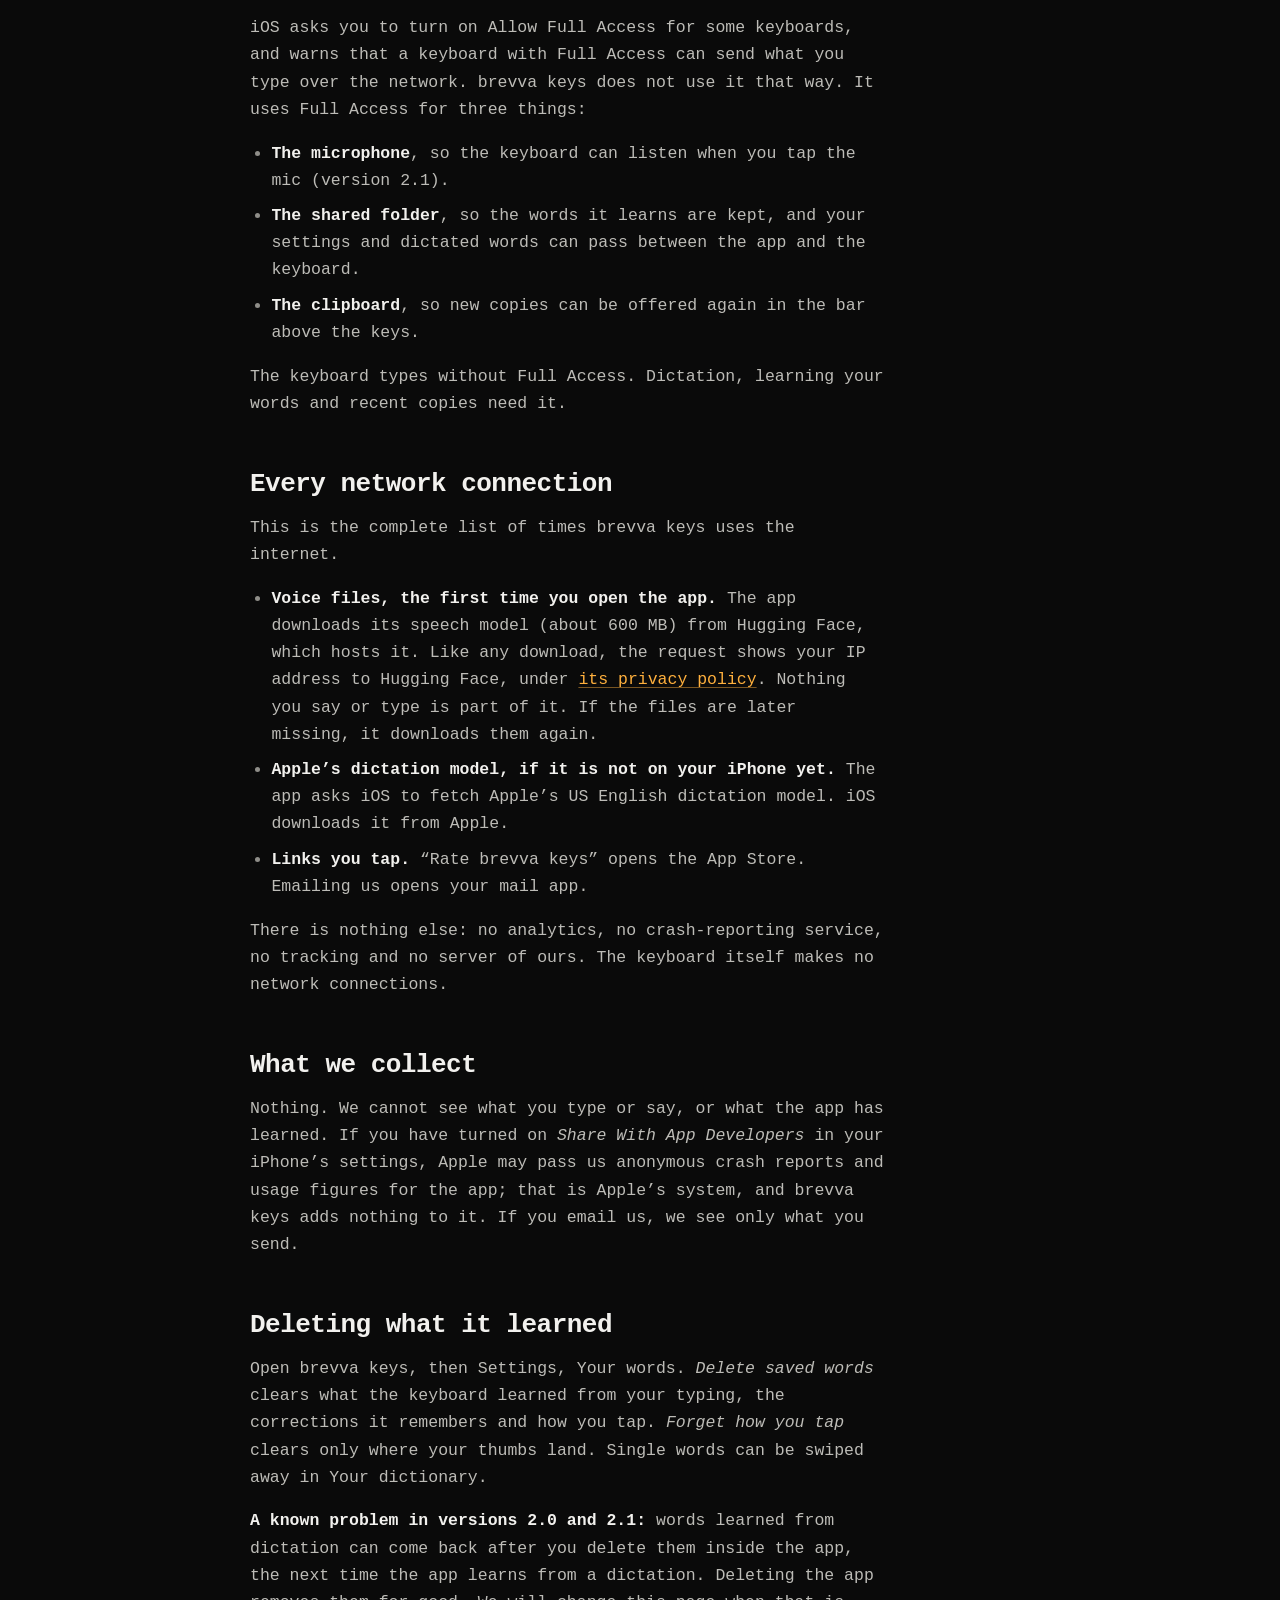
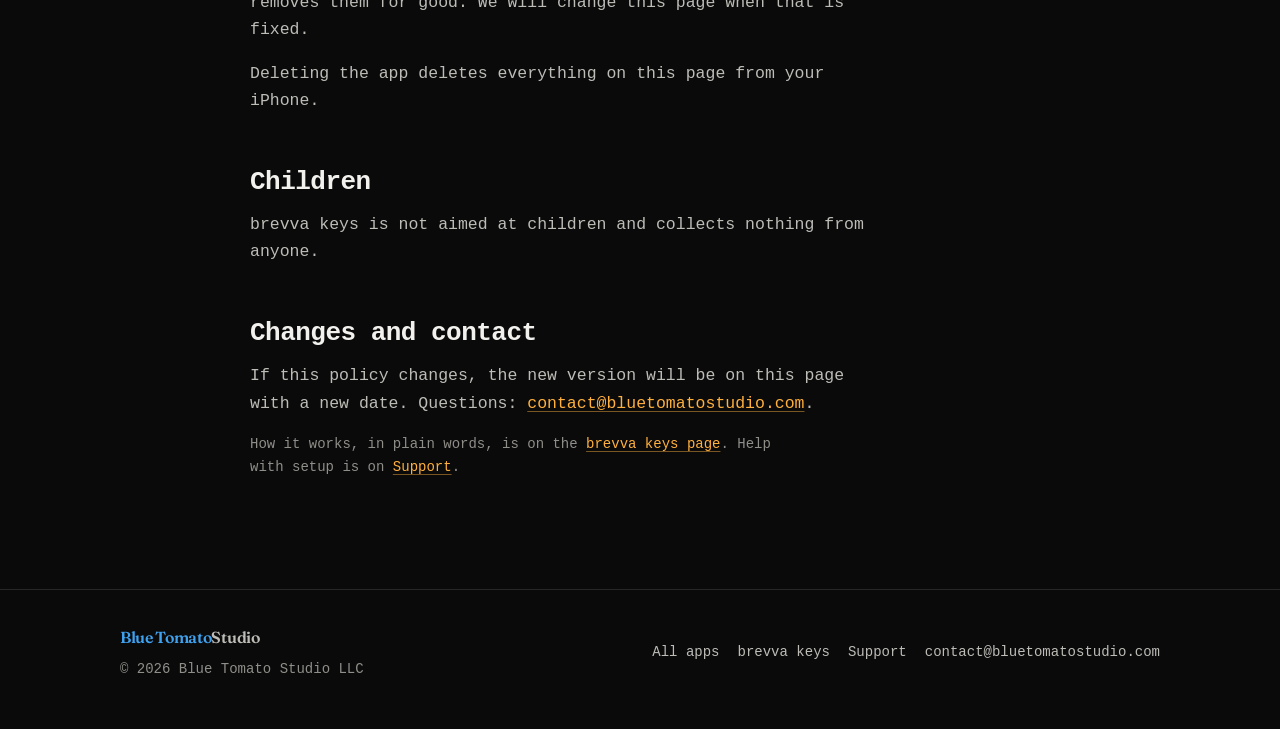
<file: brevva/privacy/index.html>
<!DOCTYPE html>
<html lang="en">
<head>
<meta charset="utf-8">
<meta name="viewport" content="width=device-width, initial-scale=1">
<title>Privacy policy · brevva keys · Blue Tomato Studio</title>
<meta name="description" content="What brevva keys does with what you type and say: it is handled on your iPhone and not collected. What is kept on the phone, what Full Access is for, and the only downloads.">
<link rel="canonical" href="https://bluetomatostudio.com/brevva/privacy/">
<meta name="theme-color" content="#0A0A0A">
<link rel="icon" type="image/png" sizes="64x64" href="/brevva/assets/favicon-64.png">
<link rel="apple-touch-icon" href="/brevva/assets/apple-touch-icon.png">
<meta property="og:type" content="article">
<meta property="og:site_name" content="Blue Tomato Studio">
<meta property="og:title" content="brevva keys privacy policy">
<meta property="og:description" content="What you type and say is handled on your iPhone and not collected. What is kept on the phone, what Full Access is for, and the only downloads.">
<meta property="og:url" content="https://bluetomatostudio.com/brevva/privacy/">
<meta property="og:image" content="https://bluetomatostudio.com/brevva/assets/og.png">
<meta property="og:image:width" content="1200">
<meta property="og:image:height" content="630">
<meta name="twitter:card" content="summary_large_image">
<link rel="preload" href="/brevva/assets/dots.woff?v=1" as="font" type="font/woff" crossorigin>
<link rel="stylesheet" href="/brevva/assets/brevva.css?v=2">
</head>
<body>
<a class="skip" href="#main">Skip to content</a>
<header class="bar">
  <div class="wrap">
    <div class="crumb">
      <a class="studio" href="/"><span class="b">Blue Tomato</span> Studio</a>
      <span class="sep" aria-hidden="true">/</span>
      <a class="mark" href="/brevva/"><img src="/brevva/assets/wordmark.svg" alt="brevva keys" width="118" height="15"></a>
    </div>
    <nav class="pages" aria-label="brevva keys">
      <a href="/brevva/privacy/" aria-current="page">Privacy</a>
      <a href="/brevva/support/">Support</a>
      <a class="get" href="https://apps.apple.com/app/id6761425575">App Store</a>
    </nav>
  </div>
</header>

<main id="main" class="doc">
  <div class="wrap">
    <p class="dots label"><span class="lamp" aria-hidden="true"></span>Privacy</p>
    <h1>brevva keys privacy policy</h1>
    <p class="updated">Last updated 22 November 2026. Covers the brevva keys app and its keyboard for iPhone, versions 2.0 and 2.1.</p>

    <div class="display summary">
      <p class="dots label" style="font-size:17px">In short</p>
      <ul>
        <li>What you type and what you say is handled on your iPhone. We do not collect it, see it or share it.</li>
        <li>There is no account, no sign-in, no analytics, no tracking and no server of ours.</li>
        <li>The app downloads its voice files once, from Hugging Face. Nothing you say or type is sent.</li>
        <li>Full Access is used for the microphone, a folder the app and keyboard share on the phone, and your recent copies. Nothing else.</li>
      </ul>
    </div>

    <nav class="toc" aria-label="On this page">
      <ol>
        <li><a href="#who">Who we are</a></li>
        <li><a href="#typing">What you type</a></li>
        <li><a href="#voice">What you say</a></li>
        <li><a href="#tidy">Tidying your words</a></li>
        <li><a href="#stored">What stays on your iPhone</a></li>
        <li><a href="#full-access">Allow Full Access</a></li>
        <li><a href="#network">Every network connection</a></li>
        <li><a href="#collect">What we collect</a></li>
        <li><a href="#delete">Deleting what it learned</a></li>
        <li><a href="#children">Children</a></li>
        <li><a href="#changes">Changes and contact</a></li>
      </ol>
    </nav>

    <h2 id="who">Who we are</h2>
    <p>brevva keys is made by Blue Tomato Studio LLC. On the App Store the developer is listed as Muhammad Hossain. You can reach us at <a href="mailto:contact@bluetomatostudio.com">contact@bluetomatostudio.com</a>.</p>

    <h2 id="typing">What you type</h2>
    <p>The keyboard reads the keys you tap and the shapes you swipe so it can show the letter, suggest words and fix slips. All of that happens on your iPhone. The keyboard makes no network connections of its own.</p>
    <p>To get better at your typing, it remembers some things on your iPhone: the words you keep, corrections you undo, which words tend to follow which, and where your thumbs tend to land on each key. The full list is <a href="#stored">below</a>.</p>
    <p>With Full Access on, it also keeps your last ten copied snippets so you can paste them again from the bar above the keys. It looks at the clipboard when the keyboard opens, and only if something new was copied. It keeps copied text of 500 characters or less. From version 2.1 it skips anything the copying app marks as a password or a one-time code (password managers mark them), and Clear at the end of the row empties the list. In version 2.0 it can keep a code or a password you copied, so it is worth knowing it is there. It stays on your iPhone.</p>

    <h2 id="voice">What you say</h2>
    <h3>In the keyboard (version 2.1)</h3>
    <p>When you tap the mic, the keyboard listens through WebKit, the part of iOS that shows web pages, under the microphone permission you gave the brevva keys app. The page it uses is built into the keyboard and loads nothing from the internet. The sound goes straight to Apple’s dictation model on your iPhone and is turned into text as you speak. It is not saved to a file and it is not sent anywhere.</p>
    <p>If Apple’s dictation model is not on your iPhone, the keyboard does not fall back to a server. It hands over to the app, as described next.</p>
    <h3>In the app (version 2.0, and 2.1 when the keyboard cannot listen)</h3>
    <p>The mic key opens the brevva keys app. The Action Button and Siri start here too. Your voice is recorded to a temporary file on your iPhone. While you talk, Apple’s speech recognition shows the words on screen, set to work on the iPhone only. brevva’s own speech model, also on the iPhone, then turns the recording into the final text, and the recording is deleted.</p>
    <p>To get the words back to where you were typing, the app puts them in the folder it shares with the keyboard and on your clipboard. If you use Universal Clipboard, iOS may make that clipboard available on your other Apple devices, as it does for anything you copy.</p>
    <p>If you start it by asking Siri, Siri handles that request the way it handles any other. brevva keys starts listening after that.</p>
    <h3>Words you dictate</h3>
    <p>The app counts the words you dictate (those longer than three letters) so it can suggest them while you type. Words you dictate in the keyboard wait in the shared folder, up to the last 50 dictations, until you next open the app; it counts them and clears them. The counts stay on your iPhone and are listed under Your dictionary in the app. This counting happens even when <em>Save words you type</em> is off.</p>

    <h2 id="tidy">Tidying your words</h2>
    <p>Dictated text is first tidied by brevva’s own rules on your iPhone: filler words out, repeats and false starts removed, your correction kept. If your iPhone has Apple Intelligence turned on, Apple’s on-device language model then gives it a second tidy. The model is given only the text and a short list of words to spell right. brevva keys only uses Apple’s on-device model for this. It does not use Private Cloud Compute or any other online service.</p>

    <h2 id="stored">What stays on your iPhone</h2>
    <p>These are kept in the app’s storage and in an App Group, a folder on your iPhone that only the brevva keys app and its keyboard can open. None of it is sent anywhere by brevva keys. Like other apps’ data, iOS can include it in your iPhone’s own backups.</p>
    <table class="store-table">
      <thead><tr><th scope="col">What</th><th scope="col">Why</th><th scope="col">How to remove it</th></tr></thead>
      <tbody>
        <tr><th scope="row">Words you type and keep</th><td data-h="Why">So autocorrect leaves them alone and suggests them.</td><td data-h="Remove">Swipe one away in Your dictionary, or Settings › Your words › Delete saved words.</td></tr>
        <tr><th scope="row">Corrections you undo, and which words follow which</th><td data-h="Why">So it does not make the same change twice, and can suggest your next word.</td><td data-h="Remove">Delete saved words.</td></tr>
        <tr><th scope="row">Where your thumbs land on each key</th><td data-h="Why">So taps near the edge of a key go to the key you meant.</td><td data-h="Remove">Settings › Your words › Forget how you tap.</td></tr>
        <tr><th scope="row">Words you dictate, with counts</th><td data-h="Why">So they are suggested when you type.</td><td data-h="Remove">Deleting the app. See <a href="#delete">the note below</a> about deleting them inside the app.</td></tr>
        <tr><th scope="row">Dictations from the keyboard, waiting for the app</th><td data-h="Why">So the app can count their words.</td><td data-h="Remove">Cleared the next time you open the app.</td></tr>
        <tr><th scope="row">Your last ten copied snippets</th><td data-h="Why">So you can paste them again from the bar.</td><td data-h="Remove">Newer copies push older ones out. Clear in the bar empties them (version 2.1). Deleting the app removes them.</td></tr>
        <tr><th scope="row">The last dictation handed to the keyboard</th><td data-h="Why">So the words reach the app you were typing in.</td><td data-h="Remove">Replaced by the next dictation.</td></tr>
        <tr><th scope="row">Recent emoji and your settings</th><td data-h="Why">So the keyboard behaves the way you set it.</td><td data-h="Remove">Deleting the app.</td></tr>
        <tr><th scope="row">A timing log</th><td data-h="Why">How long the keyboard took to respond, so slow spots can be found. It holds timings, not your letters.</td><td data-h="Remove">It starts over past 2&nbsp;MB. Deleting the app removes it.</td></tr>
        <tr><th scope="row">A short list of dictation events</th><td data-h="Why">Lines such as “fell back to the app” or how many characters were added, to help with problems. No words.</td><td data-h="Remove">Keeps the last 20. Deleting the app removes it.</td></tr>
        <tr><th scope="row">The voice files</th><td data-h="Why">The speech model the app uses.</td><td data-h="Remove">Deleting the app.</td></tr>
      </tbody>
    </table>
    <p style="margin-top:16px">Turning off <em>Save words you type</em> in the app’s settings stops the keyboard saving anything new about your typing.</p>
    <p>The app also has developer tools, hidden until you tap the version number in Settings five times. One of them, <em>Log taps for replay</em>, is off unless you turn it on. While it is on, the timing log also records the keys you tap and the words you finish, so typing can be replayed to tune autocorrect. That log stays on your iPhone too. Turn the switch off in the same place.</p>

    <h2 id="full-access">Allow Full Access</h2>
    <p>iOS asks you to turn on Allow Full Access for some keyboards, and warns that a keyboard with Full Access can send what you type over the network. brevva keys does not use it that way. It uses Full Access for three things:</p>
    <ul>
      <li><strong>The microphone</strong>, so the keyboard can listen when you tap the mic (version 2.1).</li>
      <li><strong>The shared folder</strong>, so the words it learns are kept, and your settings and dictated words can pass between the app and the keyboard.</li>
      <li><strong>The clipboard</strong>, so new copies can be offered again in the bar above the keys.</li>
    </ul>
    <p>The keyboard types without Full Access. Dictation, learning your words and recent copies need it.</p>

    <h2 id="network">Every network connection</h2>
    <p>This is the complete list of times brevva keys uses the internet.</p>
    <ul>
      <li><strong>Voice files, the first time you open the app.</strong> The app downloads its speech model (about 600&nbsp;MB) from Hugging Face, which hosts it. Like any download, the request shows your IP address to Hugging Face, under <a href="https://huggingface.co/privacy">its privacy policy</a>. Nothing you say or type is part of it. If the files are later missing, it downloads them again.</li>
      <li><strong>Apple’s dictation model, if it is not on your iPhone yet.</strong> The app asks iOS to fetch Apple’s US English dictation model. iOS downloads it from Apple.</li>
      <li><strong>Links you tap.</strong> “Rate brevva keys” opens the App Store. Emailing us opens your mail app.</li>
    </ul>
    <p>There is nothing else: no analytics, no crash-reporting service, no tracking and no server of ours. The keyboard itself makes no network connections.</p>

    <h2 id="collect">What we collect</h2>
    <p>Nothing. We cannot see what you type or say, or what the app has learned. If you have turned on <em>Share With App Developers</em> in your iPhone’s settings, Apple may pass us anonymous crash reports and usage figures for the app; that is Apple’s system, and brevva keys adds nothing to it. If you email us, we see only what you send.</p>

    <h2 id="delete">Deleting what it learned</h2>
    <p>Open brevva keys, then Settings, Your words. <em>Delete saved words</em> clears what the keyboard learned from your typing, the corrections it remembers and how you tap. <em>Forget how you tap</em> clears only where your thumbs land. Single words can be swiped away in Your dictionary.</p>
    <p><strong>A known problem in versions 2.0 and 2.1:</strong> words learned from dictation can come back after you delete them inside the app, the next time the app learns from a dictation. Deleting the app removes them for good. We will change this page when that is fixed.</p>
    <p>Deleting the app deletes everything on this page from your iPhone.</p>

    <h2 id="children">Children</h2>
    <p>brevva keys is not aimed at children and collects nothing from anyone.</p>

    <h2 id="changes">Changes and contact</h2>
    <p>If this policy changes, the new version will be on this page with a new date. Questions: <a href="mailto:contact@bluetomatostudio.com">contact@bluetomatostudio.com</a>.</p>
    <p class="note">How it works, in plain words, is on the <a href="/brevva/#privacy">brevva keys page</a>. Help with setup is on <a href="/brevva/support/">Support</a>.</p>
  </div>
</main>

<footer class="foot">
  <div class="wrap">
    <div>
      <a class="studio" href="/"><span class="b">Blue Tomato</span> Studio</a>
      <p style="margin-top:6px">© 2026 Blue Tomato Studio LLC</p>
    </div>
    <nav aria-label="Studio and brevva keys">
      <a href="/#apps">All apps</a>
      <a href="/brevva/">brevva keys</a>
      <a href="/brevva/support/">Support</a>
      <a href="mailto:contact@bluetomatostudio.com">contact@bluetomatostudio.com</a>
    </nav>
  </div>
</footer>
</body>
</html>
</file>
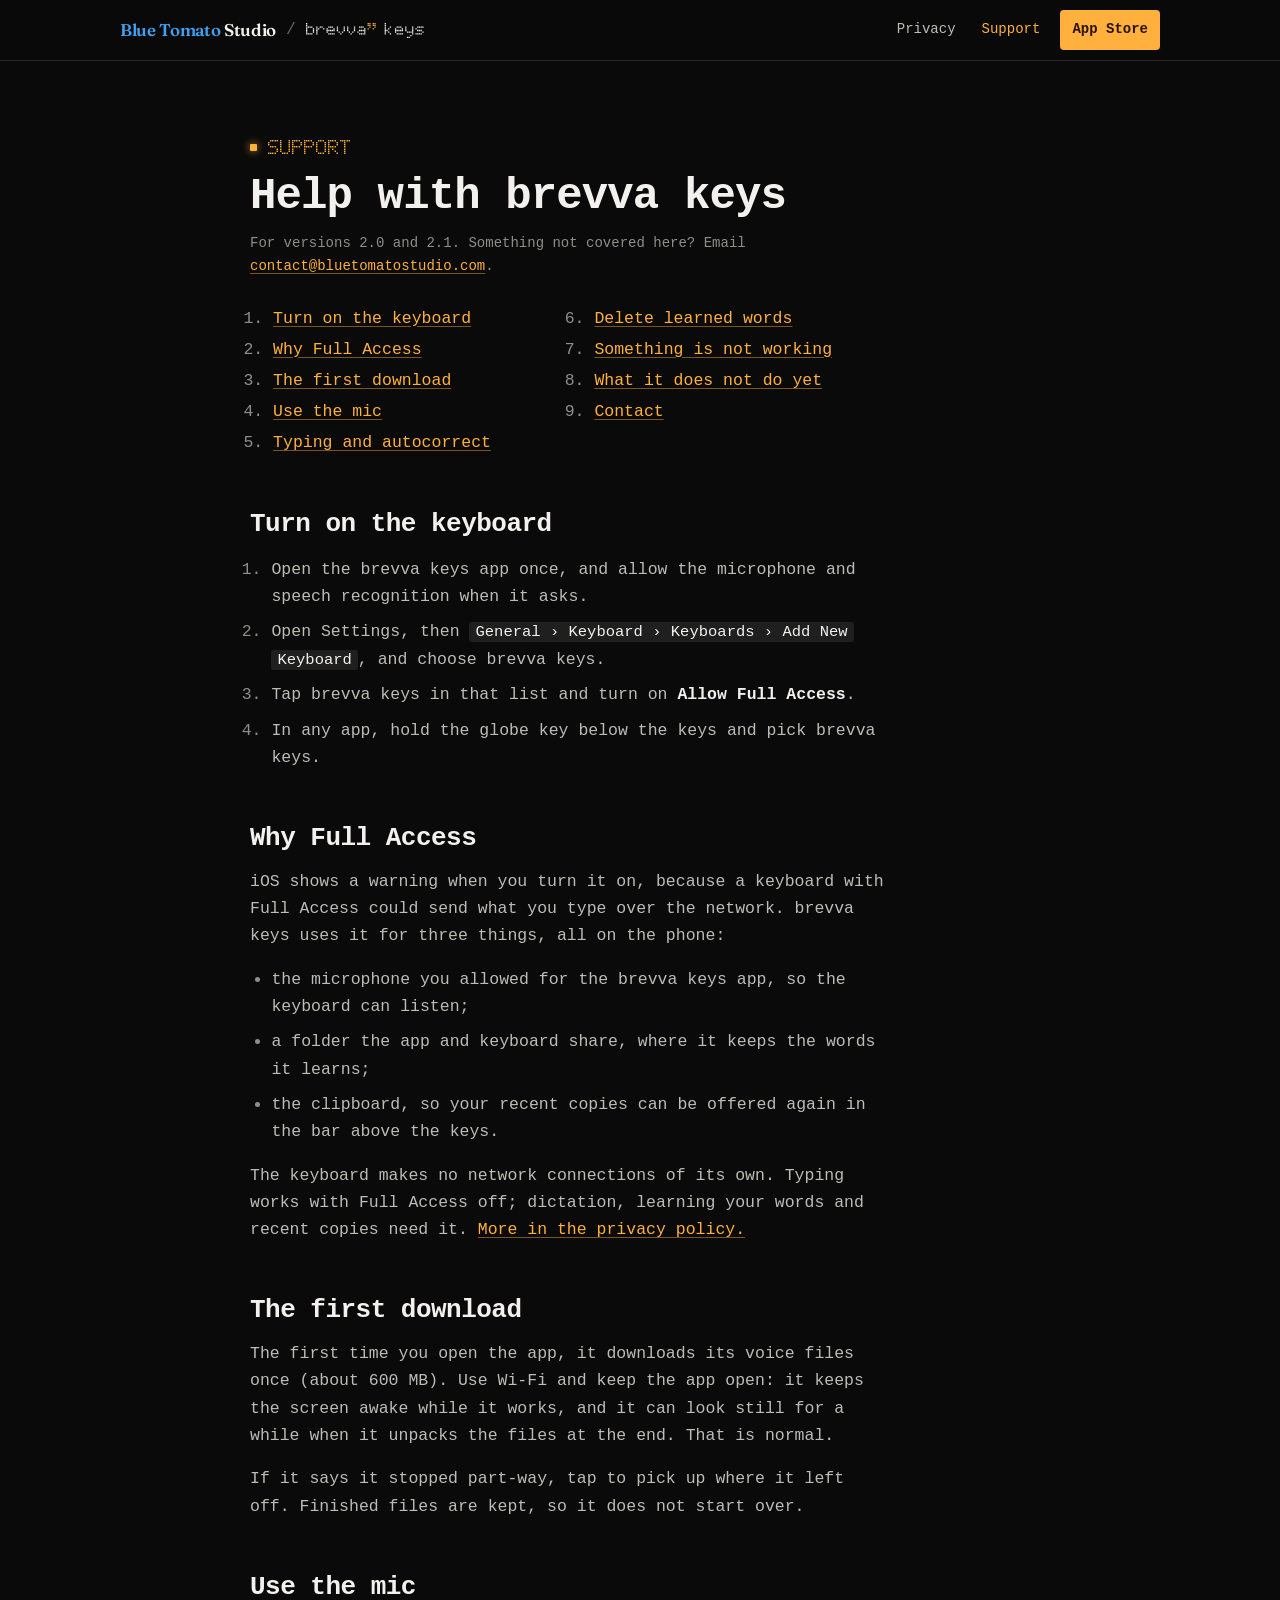
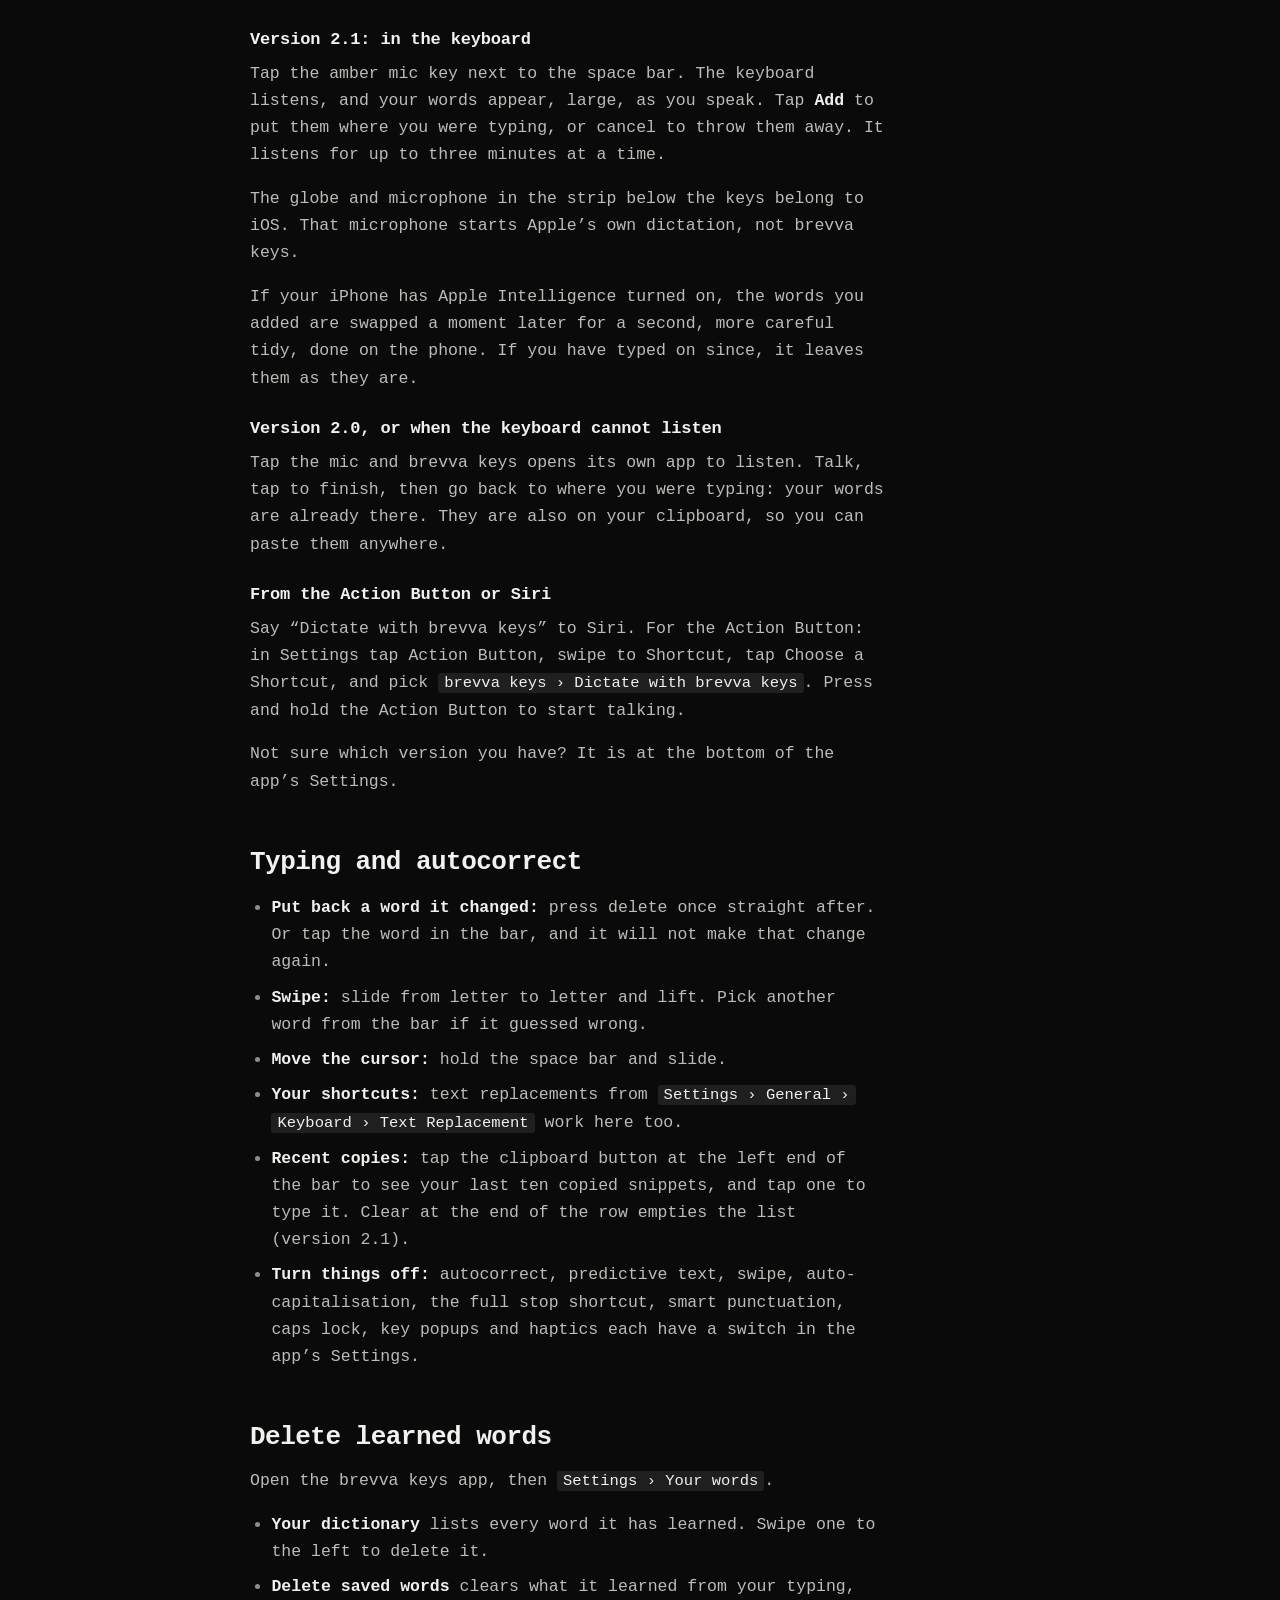
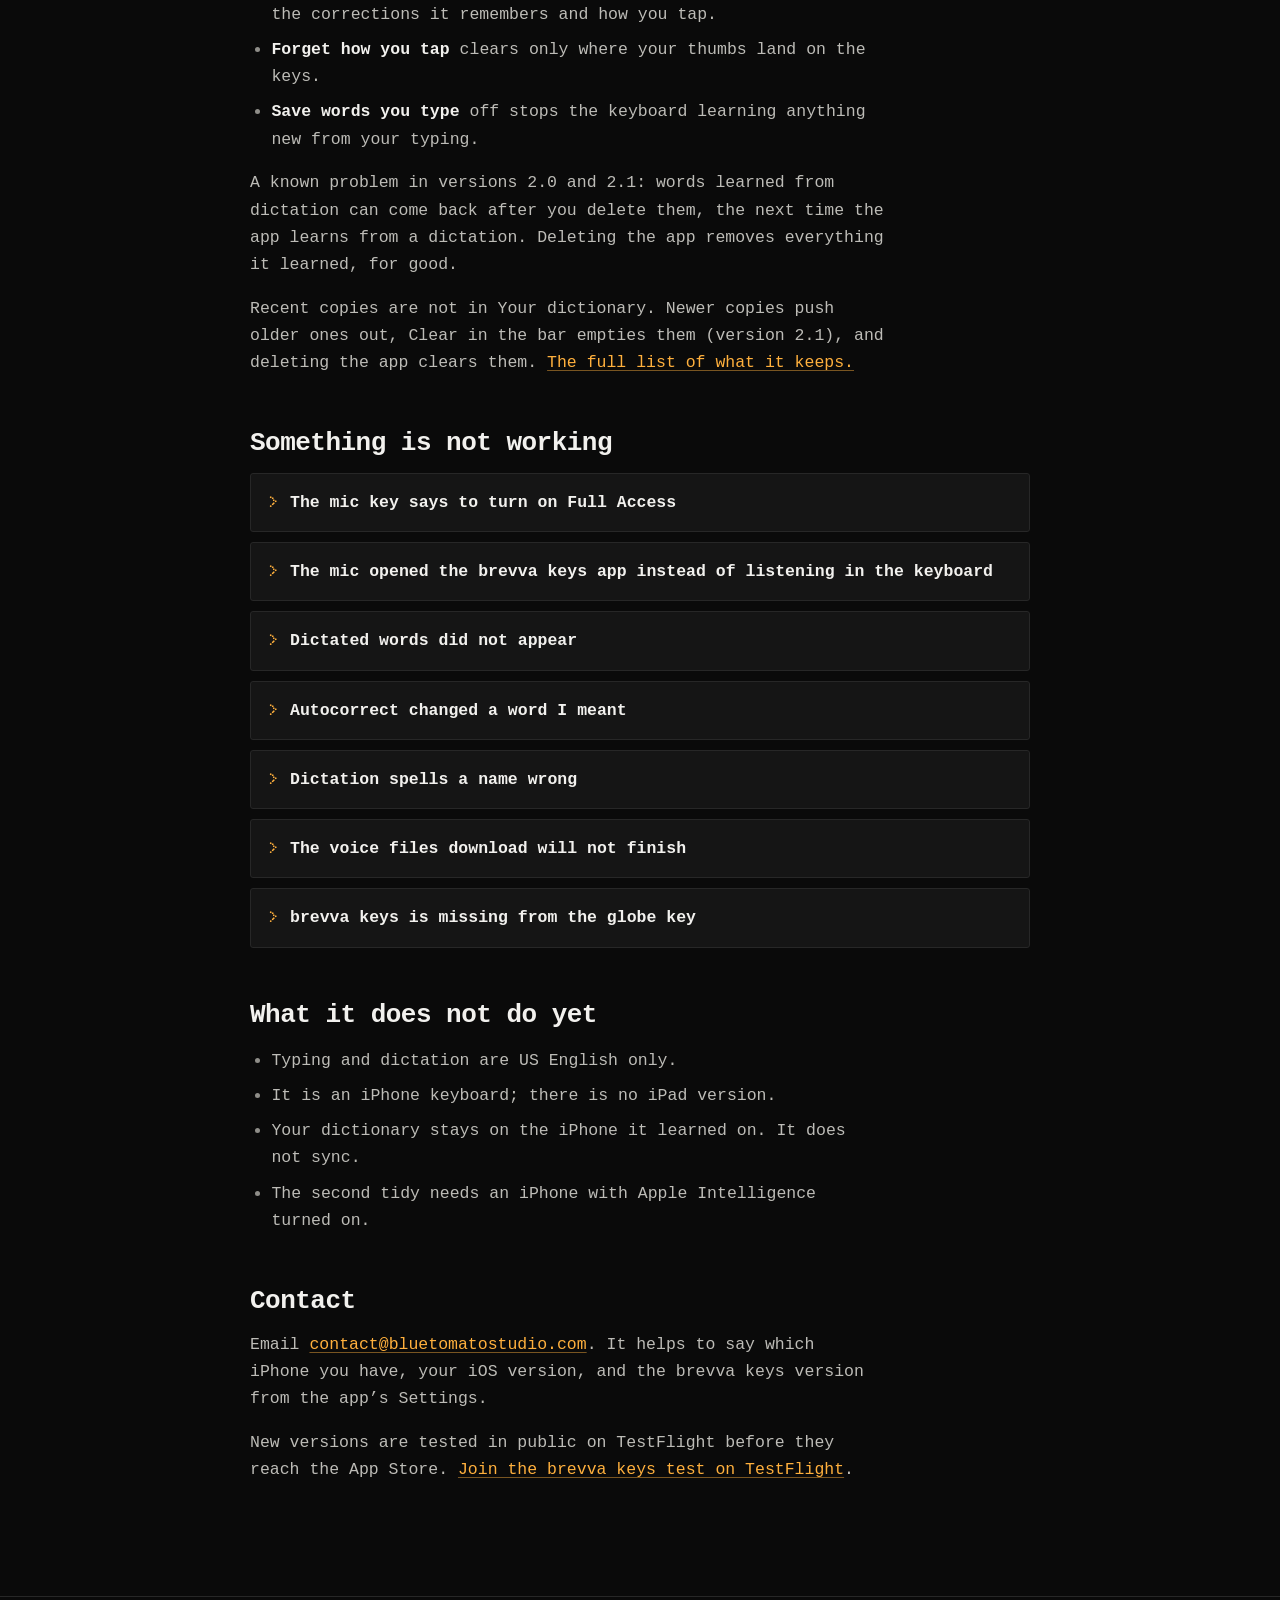
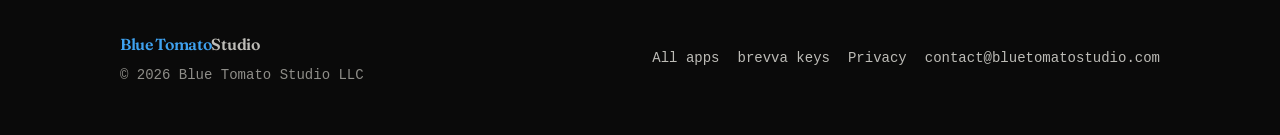
<file: brevva/support/index.html>
<!DOCTYPE html>
<html lang="en">
<head>
<meta charset="utf-8">
<meta name="viewport" content="width=device-width, initial-scale=1">
<title>Support · brevva keys · Blue Tomato Studio</title>
<meta name="description" content="Help with brevva keys: adding the keyboard, why it asks for Full Access, using the mic, deleting learned words, and what to do when something does not work.">
<link rel="canonical" href="https://bluetomatostudio.com/brevva/support/">
<meta name="theme-color" content="#0A0A0A">
<link rel="icon" type="image/png" sizes="64x64" href="/brevva/assets/favicon-64.png">
<link rel="apple-touch-icon" href="/brevva/assets/apple-touch-icon.png">
<meta property="og:type" content="article">
<meta property="og:site_name" content="Blue Tomato Studio">
<meta property="og:title" content="brevva keys support">
<meta property="og:description" content="Adding the keyboard, why it asks for Full Access, using the mic, deleting learned words, and fixes for the usual snags.">
<meta property="og:url" content="https://bluetomatostudio.com/brevva/support/">
<meta property="og:image" content="https://bluetomatostudio.com/brevva/assets/og.png">
<meta property="og:image:width" content="1200">
<meta property="og:image:height" content="630">
<meta name="twitter:card" content="summary_large_image">
<link rel="preload" href="/brevva/assets/dots.woff?v=1" as="font" type="font/woff" crossorigin>
<link rel="stylesheet" href="/brevva/assets/brevva.css?v=2">
</head>
<body>
<a class="skip" href="#main">Skip to content</a>
<header class="bar">
  <div class="wrap">
    <div class="crumb">
      <a class="studio" href="/"><span class="b">Blue Tomato</span> Studio</a>
      <span class="sep" aria-hidden="true">/</span>
      <a class="mark" href="/brevva/"><img src="/brevva/assets/wordmark.svg" alt="brevva keys" width="118" height="15"></a>
    </div>
    <nav class="pages" aria-label="brevva keys">
      <a href="/brevva/privacy/">Privacy</a>
      <a href="/brevva/support/" aria-current="page">Support</a>
      <a class="get" href="https://apps.apple.com/app/id6761425575">App Store</a>
    </nav>
  </div>
</header>

<main id="main" class="doc">
  <div class="wrap">
    <p class="dots label"><span class="lamp" aria-hidden="true"></span>Support</p>
    <h1>Help with brevva keys</h1>
    <p class="updated">For versions 2.0 and 2.1. Something not covered here? Email <a href="mailto:contact@bluetomatostudio.com">contact@bluetomatostudio.com</a>.</p>

    <nav class="toc" aria-label="On this page">
      <ol>
        <li><a href="#setup">Turn on the keyboard</a></li>
        <li><a href="#full-access">Why Full Access</a></li>
        <li><a href="#download">The first download</a></li>
        <li><a href="#dictate">Use the mic</a></li>
        <li><a href="#typing">Typing and autocorrect</a></li>
        <li><a href="#words">Delete learned words</a></li>
        <li><a href="#fixes">Something is not working</a></li>
        <li><a href="#limits">What it does not do yet</a></li>
        <li><a href="#contact">Contact</a></li>
      </ol>
    </nav>

    <h2 id="setup">Turn on the keyboard</h2>
    <ol>
      <li>Open the brevva keys app once, and allow the microphone and speech recognition when it asks.</li>
      <li>Open Settings, then <span class="path">General › Keyboard › Keyboards › Add New Keyboard</span>, and choose brevva keys.</li>
      <li>Tap brevva keys in that list and turn on <strong>Allow Full Access</strong>.</li>
      <li>In any app, hold the globe key below the keys and pick brevva keys.</li>
    </ol>

    <h2 id="full-access">Why Full Access</h2>
    <p>iOS shows a warning when you turn it on, because a keyboard with Full Access could send what you type over the network. brevva keys uses it for three things, all on the phone:</p>
    <ul>
      <li>the microphone you allowed for the brevva keys app, so the keyboard can listen;</li>
      <li>a folder the app and keyboard share, where it keeps the words it learns;</li>
      <li>the clipboard, so your recent copies can be offered again in the bar above the keys.</li>
    </ul>
    <p>The keyboard makes no network connections of its own. Typing works with Full Access off; dictation, learning your words and recent copies need it. <a href="/brevva/privacy/#full-access">More in the privacy policy.</a></p>

    <h2 id="download">The first download</h2>
    <p>The first time you open the app, it downloads its voice files once (about 600&nbsp;MB). Use Wi-Fi and keep the app open: it keeps the screen awake while it works, and it can look still for a while when it unpacks the files at the end. That is normal.</p>
    <p>If it says it stopped part-way, tap to pick up where it left off. Finished files are kept, so it does not start over.</p>

    <h2 id="dictate">Use the mic</h2>
    <h3>Version 2.1: in the keyboard</h3>
    <p>Tap the amber mic key next to the space bar. The keyboard listens, and your words appear, large, as you speak. Tap <strong>Add</strong> to put them where you were typing, or cancel to throw them away. It listens for up to three minutes at a time.</p>
    <p>The globe and microphone in the strip below the keys belong to iOS. That microphone starts Apple’s own dictation, not brevva keys.</p>
    <p>If your iPhone has Apple Intelligence turned on, the words you added are swapped a moment later for a second, more careful tidy, done on the phone. If you have typed on since, it leaves them as they are.</p>
    <h3>Version 2.0, or when the keyboard cannot listen</h3>
    <p>Tap the mic and brevva keys opens its own app to listen. Talk, tap to finish, then go back to where you were typing: your words are already there. They are also on your clipboard, so you can paste them anywhere.</p>
    <h3>From the Action Button or Siri</h3>
    <p>Say “Dictate with brevva keys” to Siri. For the Action Button: in Settings tap Action Button, swipe to Shortcut, tap Choose a Shortcut, and pick <span class="path">brevva keys › Dictate with brevva keys</span>. Press and hold the Action Button to start talking.</p>
    <p>Not sure which version you have? It is at the bottom of the app’s Settings.</p>

    <h2 id="typing">Typing and autocorrect</h2>
    <ul>
      <li><strong>Put back a word it changed:</strong> press delete once straight after. Or tap the word in the bar, and it will not make that change again.</li>
      <li><strong>Swipe:</strong> slide from letter to letter and lift. Pick another word from the bar if it guessed wrong.</li>
      <li><strong>Move the cursor:</strong> hold the space bar and slide.</li>
      <li><strong>Your shortcuts:</strong> text replacements from <span class="path">Settings › General › Keyboard › Text Replacement</span> work here too.</li>
      <li><strong>Recent copies:</strong> tap the clipboard button at the left end of the bar to see your last ten copied snippets, and tap one to type it. Clear at the end of the row empties the list (version 2.1).</li>
      <li><strong>Turn things off:</strong> autocorrect, predictive text, swipe, auto-capitalisation, the full stop shortcut, smart punctuation, caps lock, key popups and haptics each have a switch in the app’s Settings.</li>
    </ul>

    <h2 id="words">Delete learned words</h2>
    <p>Open the brevva keys app, then <span class="path">Settings › Your words</span>.</p>
    <ul>
      <li><strong>Your dictionary</strong> lists every word it has learned. Swipe one to the left to delete it.</li>
      <li><strong>Delete saved words</strong> clears what it learned from your typing, the corrections it remembers and how you tap.</li>
      <li><strong>Forget how you tap</strong> clears only where your thumbs land on the keys.</li>
      <li><strong>Save words you type</strong> off stops the keyboard learning anything new from your typing.</li>
    </ul>
    <p>A known problem in versions 2.0 and 2.1: words learned from dictation can come back after you delete them, the next time the app learns from a dictation. Deleting the app removes everything it learned, for good.</p>
    <p>Recent copies are not in Your dictionary. Newer copies push older ones out, Clear in the bar empties them (version 2.1), and deleting the app clears them. <a href="/brevva/privacy/#stored">The full list of what it keeps.</a></p>

    <h2 id="fixes">Something is not working</h2>
    <details class="fix">
      <summary>The mic key says to turn on Full Access</summary>
      <div class="body"><p>Turn on Allow Full Access for brevva keys in <span class="path">Settings › General › Keyboard › Keyboards › brevva keys</span>.</p></div>
    </details>
    <details class="fix">
      <summary>The mic opened the brevva keys app instead of listening in the keyboard</summary>
      <div class="body">
        <p>In 2.1 the keyboard listens by itself when it can. It hands over to the app when:</p>
        <ul>
          <li>Full Access is off, or the app has not been given the microphone yet. Open the app once and allow it.</li>
          <li>Apple’s dictation model for US English is not on the iPhone yet. Open the app on Wi-Fi; it asks iOS to fetch it.</li>
          <li>The iPhone is short of memory. Closing a few apps helps.</li>
        </ul>
        <p>Either way your words still arrive. In 2.0, the app always does the listening.</p>
      </div>
    </details>
    <details class="fix">
      <summary>Dictated words did not appear</summary>
      <div class="body"><p>Go back to the app you were typing in and tap the text box once. If they still do not appear, they are on your clipboard: paste them.</p></div>
    </details>
    <details class="fix">
      <summary>Autocorrect changed a word I meant</summary>
      <div class="body"><p>Press delete once straight after to put back what you typed, or tap the word in the bar so it never makes that change again. Words you keep typing are learned and left alone.</p></div>
    </details>
    <details class="fix">
      <summary>Dictation spells a name wrong</summary>
      <div class="body"><p>Dictation uses Apple’s speech model, which can spell a rare name its own way. Type the name with the keyboard five times and it is learned as one of your words, so autocorrect leaves it alone. Arabic greetings are written as In sha Allah, Asalam Alaikum and Alhamdulillah whichever way the speech model heard them.</p></div>
    </details>
    <details class="fix">
      <summary>The voice files download will not finish</summary>
      <div class="body"><p>Check you are on Wi-Fi with room for about 600&nbsp;MB, keep the app open, and tap to try again. It carries on from where it stopped.</p></div>
    </details>
    <details class="fix">
      <summary>brevva keys is missing from the globe key</summary>
      <div class="body"><p>Add it again in <span class="path">Settings › General › Keyboard › Keyboards</span>. Some apps and password boxes always switch to Apple’s keyboard; that is iOS, and brevva keys comes back when you leave them.</p></div>
    </details>

    <h2 id="limits">What it does not do yet</h2>
    <ul>
      <li>Typing and dictation are US English only.</li>
      <li>It is an iPhone keyboard; there is no iPad version.</li>
      <li>Your dictionary stays on the iPhone it learned on. It does not sync.</li>
      <li>The second tidy needs an iPhone with Apple Intelligence turned on.</li>
    </ul>

    <h2 id="contact">Contact</h2>
    <p>Email <a href="mailto:contact@bluetomatostudio.com">contact@bluetomatostudio.com</a>. It helps to say which iPhone you have, your iOS version, and the brevva keys version from the app’s Settings.</p>
    <p>New versions are tested in public on TestFlight before they reach the App Store. <a href="https://testflight.apple.com/join/Bq4NWRvv">Join the brevva keys test on TestFlight</a>.</p>
  </div>
</main>

<footer class="foot">
  <div class="wrap">
    <div>
      <a class="studio" href="/"><span class="b">Blue Tomato</span> Studio</a>
      <p style="margin-top:6px">© 2026 Blue Tomato Studio LLC</p>
    </div>
    <nav aria-label="Studio and brevva keys">
      <a href="/#apps">All apps</a>
      <a href="/brevva/">brevva keys</a>
      <a href="/brevva/privacy/">Privacy</a>
      <a href="mailto:contact@bluetomatostudio.com">contact@bluetomatostudio.com</a>
    </nav>
  </div>
</footer>
</body>
</html>
</file>
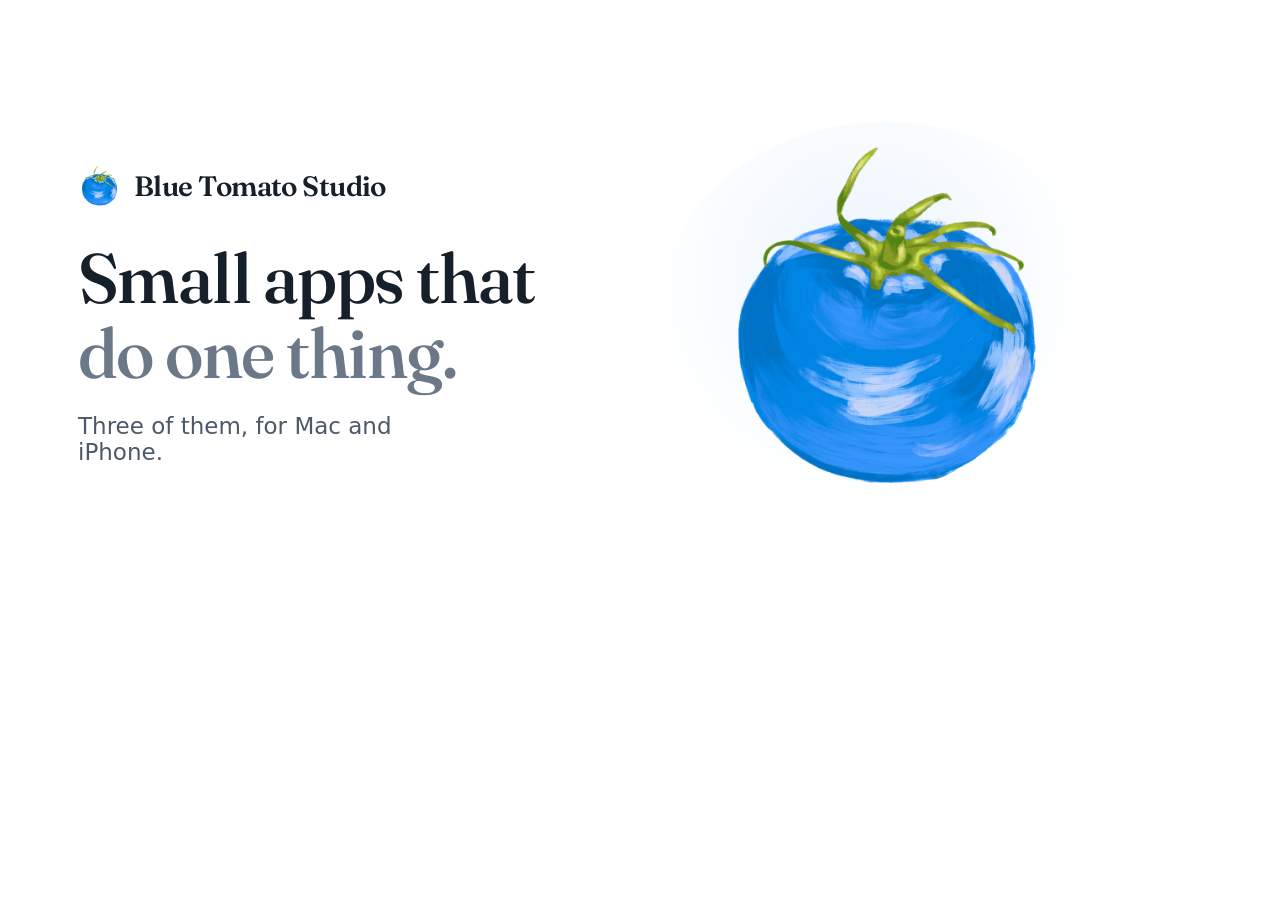
<file: og-render.html>
<!DOCTYPE html>
<html lang="en">
<head>
<meta charset="utf-8">
<title>og render 1200x630</title>
<!--
  Not a page of the site. This is the source for assets/img/og.png, the picture
  that shows up when someone pastes a bluetomatostudio.com link into a message.
  To rebuild it, see the "Rebuilding the pictures" part of README.md.
-->
<style>
  @font-face {
    font-family: "Fraunces";
    src: url("assets/fonts/Fraunces-VF.woff2") format("woff2");
    font-weight: 300 650; font-style: normal;
  }
  * { box-sizing: border-box; margin: 0; }
  body {
    width: 1200px; height: 630px; overflow: hidden;
    background: #FFFFFF;
    color: #16202B;
    font-family: -apple-system, BlinkMacSystemFont, system-ui, sans-serif;
    display: grid; grid-template-columns: 1fr 470px; align-items: center;
    padding: 0 78px;
  }
  .brand { display: flex; align-items: center; gap: 14px; margin-bottom: 34px; }
  .brand img { width: 42px; height: 42px; display: block; }
  .brand b { font-family: "Fraunces", Georgia, serif; font-size: 28px; font-weight: 600; letter-spacing: -.02em; }
  h1 {
    font-family: "Fraunces", Georgia, serif;
    font-size: 70px; font-weight: 540; line-height: 1.07; letter-spacing: -.022em;
  }
  h1 .soft { color: #6B7887; }
  p { font-size: 23px; color: #4C5A68; margin-top: 22px; max-width: 26ch; }
  .art { position: relative; display: flex; justify-content: center; }
  .art::before {
    content: ""; position: absolute; inset: 4% 2% 8% 2%; border-radius: 50%;
    background: radial-gradient(circle at 46% 42%, #EAF4FD, transparent 68%);
  }
  .art img { position: relative; width: 420px; height: 420px; display: block; }
</style>
</head>
<body>
  <div>
    <div class="brand">
      <img src="assets/img/mark.png" alt="">
      <b>Blue Tomato Studio</b>
    </div>
    <h1>Small apps that<br><span class="soft">do one thing.</span></h1>
    <p>Three of them, for Mac and iPhone.</p>
  </div>
  <div class="art">
    <img src="assets/img/tomato-art.png" alt="">
  </div>
</body>
</html>
</file>
<file: assets/styles.css>
/* Blue Tomato Studio — website styles
   A design house, so the site should look like something was drawn by hand
   rather than assembled. Bright white paper. Wonky Fraunces for the headings,
   Kalam for the little handwritten notes, and boxes whose corners are all
   slightly different so nothing looks stamped out by a machine.
   Every colour here was lifted off the painted tomato.

   There is no dark mode, on purpose. The painting is a bright thing on white
   paper and it does not survive being inverted, so the site stays light
   whatever the reader's Mac is set to. Do not add a prefers-color-scheme
   block back in. */

/* ---- fonts ----
   Fraunces and Kalam, the same two the aloud site uses, so the family reads as
   one hand. Fraunces runs with its WONK axis on, which is the setting that
   gives it the odd curled leg on the g and the k. */
@font-face {
  font-family: "Fraunces";
  src: url("fonts/Fraunces-VF.woff2") format("woff2");
  font-weight: 300 650; font-style: normal; font-display: swap;
}
@font-face {
  font-family: "Kalam";
  src: url("fonts/Kalam-Regular.woff2") format("woff2");
  font-weight: 400; font-style: normal; font-display: swap;
}

/* ---- the colour vocabulary, all of it off the painting ---- */
:root {
  --paper:  #FFFFFF;   /* bright white */
  --wash:   #EAF4FD;   /* the softest blue, for the halo behind the tomato */
  --wash2:  #F3F9FE;   /* fainter still, for a card that wants to sit back */
  --ink:    #16202B;   /* text. a deep blue-grey, never black */
  --ink2:   #4C5A68;
  --muted:  #6B7887;   /* fine print. dark enough to pass AA on white */
  --line:   #DCE7F1;
  --line2:  #BED2E4;
  --blue:   #0071C7;   /* links and buttons. the painting's blue, held down
                          enough to read as text on white */
  --sky:    #0F8CE8;   /* the painting's bright blue. big shapes only */
  --leaf:   #5E7817;   /* the green off the stem */
  --on-blue:#FFFFFF;

  --serif: "Fraunces", Georgia, "Times New Roman", serif;
  --hand: "Kalam", "Bradley Hand", "Segoe Print", cursive;
  --ui: -apple-system, BlinkMacSystemFont, "Segoe UI", system-ui, sans-serif;

  --wrap: 1080px;
  --gutter: clamp(20px, 5vw, 44px);

  /* hand-drawn corners: eight different radii, so no two are the same */
  --wobble:  22px 44px 26px 38px / 38px 24px 42px 28px;
  --wobble2: 42px 24px 40px 26px / 24px 40px 28px 44px;
}

/* ---- base ---- */
* { box-sizing: border-box; }
html { -webkit-text-size-adjust: 100%; scroll-behavior: smooth; scroll-padding-top: 84px; }
body {
  margin: 0;
  background: var(--paper);
  color: var(--ink);
  font-family: var(--ui);
  font-size: 17px;
  line-height: 1.65;
  -webkit-font-smoothing: antialiased;
  text-rendering: optimizeLegibility;
  overflow-x: hidden;
}
img { max-width: 100%; display: block; }
::selection { background: var(--wash); color: var(--ink); }

a { color: var(--blue); text-underline-offset: 3px; text-decoration-color: var(--line2); }
a:hover { text-decoration-color: currentColor; }

h1, h2, h3 {
  font-family: var(--serif);
  font-variation-settings: "SOFT" 60, "WONK" 1, "opsz" 60;
  font-weight: 560;
  line-height: 1.08;
  letter-spacing: -0.015em;
  margin: 0;
}
h1 { font-size: clamp(42px, 7vw, 68px); }
h2 { font-size: clamp(28px, 4.2vw, 38px); }
h3 { font-size: 21px; letter-spacing: -0.008em; }
p { margin: 0 0 1em; }

.wrap { width: 100%; max-width: var(--wrap); margin: 0 auto; padding: 0 var(--gutter); }
.lead { font-size: clamp(18px, 2.1vw, 20px); color: var(--ink2); }
.small { font-size: 15px; }
.muted { color: var(--muted); }

/* the handwritten label above each section, set on a slight slant like
   something pencilled into a margin */
.eyebrow {
  font-family: var(--hand);
  font-size: 20px;
  color: var(--sky);
  letter-spacing: 0;
  text-transform: none;
  margin: 0 0 10px;
  display: inline-block;
  transform: rotate(-1.4deg);
}

section { padding: clamp(44px, 6vw, 76px) 0; }

/* ---- header ----
   No tomato up here. It hangs in the hero instead, where there is room to see
   it, and the bar stays out of the way. */
.site-header {
  position: sticky; top: 0; z-index: 20;
  background: var(--paper);
  border-bottom: 1px solid transparent;
  transition: border-color .2s ease;
}
.site-header.stuck { border-bottom-color: var(--line); }
.bar { display: flex; align-items: center; justify-content: space-between; gap: 16px; height: 62px; }

.wordmark {
  font-family: var(--serif);
  font-variation-settings: "SOFT" 60, "WONK" 1, "opsz" 20;
  font-size: 19px; font-weight: 620; letter-spacing: -0.02em;
  color: var(--ink); text-decoration: none;
}
.wordmark:hover { color: var(--ink); }
.wordmark .b { color: var(--sky); }

.nav { display: flex; align-items: center; gap: 24px; font-family: var(--hand); font-size: 19px; }
.nav a { color: var(--ink2); text-decoration: none; }
.nav a:hover { color: var(--sky); }

/* ---- hero ----
   The painting hangs on the right with a soft blue halo behind it, the way a
   picture sits on a white wall. Nothing else competes for that side. */
.hero { padding-top: clamp(16px, 2.5vw, 34px); padding-bottom: clamp(14px, 2vw, 26px); }
.hero-grid {
  display: grid;
  grid-template-columns: 1.05fr 0.95fr;
  align-items: center;
  gap: clamp(16px, 3vw, 44px);
}
.hero h1 { max-width: 12ch; }
.hero h1 .soft { color: var(--sky); }
.hero .lead { max-width: 33ch; margin-top: 16px; }

/* The marker swipe under "design house". It is a painted SVG stroke set as a
   background image rather than a pseudo-element, so it always sits behind the
   letters without any z-index wrangling, and it survives a line break. */
.marker {
  white-space: nowrap;
  background-image: url("img/marker.svg");
  background-repeat: no-repeat;
  background-size: 105% 0.76em;
  background-position: -2.5% 74%;
  padding: 0 .06em;
}

.art { position: relative; display: flex; justify-content: center; }
.art::before {
  content: ""; position: absolute; inset: 6% 4% 10% 4%;
  border-radius: 50%;
  background: radial-gradient(circle at 46% 42%, var(--wash), transparent 68%);
}
/* Only the painting, never a sticker. A bare `.art img` here would out-rank
   .sticker on position and let the flex box stretch the sticker tall. */
.art .art-img { position: relative; z-index: 1; width: min(100%, 380px); height: auto; }

/* ---- the hand-drawn stickers ----
   Farhan's own drawings, the same set as the aloud app. They peek out from
   behind things. Always decorative, never carrying meaning, so they are all
   aria-hidden and none of them get alt text.

   Always the -solid files. Those have the inside of the animal filled with
   paper. The plain outline versions let a card edge run straight through the
   middle of a face. */
.sticker {
  position: absolute;
  width: 58px;
  height: auto;
  aspect-ratio: 1;          /* every sticker is square. never let a flex parent stretch one */
  pointer-events: none;
  z-index: 2;
  opacity: .92;
}

/* the bean stands behind the tomato and leans out when you look at it */
.bean {
  z-index: 0;
  transform: rotate(-9deg);
  transition: transform .35s ease;
}
@keyframes bean-lean {
  0%, 100% { transform: rotate(-9deg)  translate(0, 0); }
  30%      { transform: rotate(-17deg) translate(-5px, -8px); }
  65%      { transform: rotate(-2deg)  translate(3px, -3px); }
}
.art:hover .bean { animation: bean-lean 1.4s ease-in-out infinite; }
@media (prefers-reduced-motion: reduce) { .art:hover .bean { animation: none; } }

/* ---- the app cards ----
   Each card is one link out to that app's own site. This page is a signpost,
   not a shop. The corners wobble, and they wobble differently on hover, so the
   whole thing feels drawn rather than printed. */
.apps {
  display: grid;
  grid-template-columns: repeat(auto-fit, minmax(272px, 1fr));
  gap: 24px;   /* wide enough that the second pen line never touches its neighbour */
}
/* Four apps sit two by two on a laptop, so none is left on a row by itself.
   With a fifth, take this block out and they go back to three across. */
@media (min-width: 761px) {
  .apps { grid-template-columns: repeat(2, minmax(0, 1fr)); gap: 30px 28px; }
}

.app {
  position: relative;
  display: flex; flex-direction: column;
  background: var(--paper);
  border: 2px solid var(--line);
  border-radius: var(--wobble);
  padding: 24px 24px 20px;
  text-decoration: none;
  color: inherit;
  transition: transform .22s ease, border-color .22s ease, border-radius .22s ease;
}
.app:nth-child(even) { border-radius: var(--wobble2); }

/* the second pass of the pen. Anyone drawing a box by hand goes round twice,
   and the two lines never quite meet, so this one sits a few pixels out and
   leans the other way. */
.app::before,
.hello::before {
  content: "";
  position: absolute; inset: -7px;
  border: 2px solid var(--line);
  border-radius: var(--wobble2);
  opacity: .5;
  transform: rotate(.35deg);
  pointer-events: none;
}
.app:nth-child(even)::before { border-radius: var(--wobble); transform: rotate(-.35deg); }
.app:hover::before { opacity: .85; }
.app:hover {
  transform: translateY(-4px) rotate(-.5deg);
  border-color: var(--line2);
  border-radius: var(--wobble2);
}
.app:nth-child(even):hover { transform: translateY(-4px) rotate(.5deg); border-radius: var(--wobble); }
.app:focus-visible { outline: 2px solid var(--blue); outline-offset: 4px; }

.app .icon {
  width: 72px; height: 72px;
  border-radius: 22.4%;
  overflow: hidden;
  box-shadow: inset 0 0 0 1px rgba(22, 32, 43, .07);
  margin-bottom: 18px;
}
.app .icon img { width: 100%; height: 100%; object-fit: cover; }
/* Slate ships its icon with a transparent margin already baked in, so it needs
   a nudge to sit the same size as the two that are full-bleed. */
.app .icon--slate { box-shadow: none; }
.app .icon--slate img { transform: scale(1.1); }

.app .row { display: flex; align-items: baseline; gap: 10px; flex-wrap: wrap; margin-bottom: 8px; }
.app h3 { color: var(--ink); }

/* the platform label, handwritten, tilted, like a note on a contact sheet */
.chip {
  font-family: var(--hand);
  font-size: 16px;
  color: var(--sky);
  transform: rotate(-2deg);
  white-space: nowrap;
}

.app p { color: var(--ink2); font-size: 16px; line-height: 1.58; margin: 0 0 18px; }
.app .go {
  margin-top: auto;
  font-size: 15px; font-weight: 500; color: var(--blue);
  display: inline-flex; align-items: center; gap: 7px;
}
.app .go svg { width: 15px; height: 15px; transition: transform .2s ease; }
.app:hover .go svg { transform: translateX(4px) rotate(-4deg); }

/* ---- contact ---- */
.hello {
  position: relative;
  border: 2px solid var(--line);
  border-radius: var(--wobble);
  background: var(--wash2);
  padding: clamp(26px, 4vw, 42px);
}

.btn {
  display: inline-flex; align-items: center; gap: 8px;
  background: var(--blue); color: var(--on-blue);
  border-radius: 16px 22px 18px 20px / 20px 16px 22px 18px;
  padding: 13px 22px;
  font-size: 16px; font-weight: 550;
  text-decoration: none;
  transition: transform .16s ease, opacity .16s ease;
}
.btn:hover { transform: translateY(-2px) rotate(-1deg); opacity: .93; color: var(--on-blue); }

/* ---- footer ---- */
.site-footer { border-top: 2px dashed var(--line); padding: 30px 0 44px; }
.foot-grid { display: flex; justify-content: space-between; gap: 28px; flex-wrap: wrap; }
.foot-links { display: flex; flex-wrap: wrap; gap: 8px 20px; font-family: var(--hand); font-size: 19px; }
.foot-links a { color: var(--ink2); text-decoration: none; }
.foot-links a:hover { color: var(--sky); }
.foot-note { font-size: 14px; color: var(--muted); margin: 14px 0 0; }

/* ---- small screens ---- */
@media (max-width: 760px) {
  /* the painting goes above the words, smaller, still the first thing you see */
  .hero-grid { grid-template-columns: 1fr; gap: 10px; }
  .art { order: -1; }
  .art img { width: min(62%, 250px); }
  .hero h1, .hero .lead { max-width: none; }
  .sticker { width: 46px; }
}

@media (max-width: 620px) {
  .hide-sm { display: none; }
  .nav { gap: 18px; }
  .foot-grid { flex-direction: column; gap: 22px; }
}

@media (prefers-reduced-motion: reduce) {
  html { scroll-behavior: auto; }
  * { transition: none !important; }
}
</file>
<file: brevva/assets/brevva.css>
/* brevva keys: the three pages under /brevva/
   The studio site is white paper and a painted tomato. brevva carries its own look
   inside it: the app's "night display". Neutral black glass, one amber light, 5x7 dot
   letters for labels and status, monospaced words, square corners, scanlines and the
   corner brackets of a heads-up display. Every colour below is the app's own, from
   BrevvaCore/Sources/BrevvaCore/Palette.swift. Do not add a second accent. */

@font-face {
  /* Built from BrevvaCore's DotFont glyphs: 5x7, rounded-square dots. Capitals,
     digits and : . - ' % / > only. Anything else falls back to the mono stack. */
  font-family: "brevva dots";
  src: url("dots.woff?v=1") format("woff");
  font-display: block;
}
@font-face {
  /* Only for the studio wordmark in the top bar, so it reads as the same site. */
  font-family: "Fraunces";
  src: url("/assets/fonts/Fraunces-VF.woff2") format("woff2");
  font-weight: 300 650; font-display: swap;
}

:root {
  color-scheme: dark;
  /* surfaces, darkest first */
  --bg: #0A0A0A;
  --night: #0E0E0E;
  --card: #151515;
  --raised: #1F1F1F;
  --line: #272727;
  --slate: #232323;
  /* text */
  --text: #F2F1EE;
  --text2: #BDBCB7;
  --muted: #8F8E89;      /* labels and notes; 6.1:1 on --bg, 5.6:1 on --card */
  --faint: #63625E;      /* decoration only, never words */
  /* the one light */
  --amber: #FFB03D;
  --amber-edge: #8C4F12;
  --ember: #FF7829;
  --rec: #FF4538;
  --ink: #2B1208;        /* words on amber */
  --unlit: rgba(255, 255, 255, .07);
  --studio-blue: #3FA2F0; /* the studio's sky blue, lifted to read on black (7.1:1) */

  --mono: ui-monospace, "SF Mono", SFMono-Regular, Menlo, Consolas, "Liberation Mono", monospace;
  --dots: "brevva dots", var(--mono);
  --serif: "Fraunces", Georgia, serif;

  --r-key: 4px;
  --r-card: 3px;
  --wrap: 1120px;
  --gutter: clamp(16px, 4.5vw, 40px);
  --ease: cubic-bezier(.23, 1, .32, 1);
}

* { box-sizing: border-box; }
html { -webkit-text-size-adjust: 100%; scroll-padding-top: 76px; }
body {
  margin: 0;
  background: var(--bg);
  color: var(--text2);
  font-family: var(--mono);
  font-size: 16px;
  line-height: 1.65;
  -webkit-font-smoothing: antialiased;
  overflow-x: hidden;
}
@media (min-width: 900px) { body { font-size: 16.5px; } }
img { max-width: 100%; height: auto; display: block; }
::selection { background: var(--amber); color: var(--ink); }

a { color: var(--amber); text-decoration: underline; text-decoration-color: rgba(255, 176, 61, .45); text-underline-offset: 3px; }
a:hover { text-decoration-color: currentColor; }
:focus-visible { outline: 2px solid var(--amber); outline-offset: 3px; border-radius: 2px; }

h1, h2, h3 { color: var(--text); font-family: var(--mono); margin: 0; letter-spacing: -0.02em; text-wrap: balance; }
h1 { font-size: clamp(30px, 4.6vw, 50px); line-height: 1.1; font-weight: 700; }
h2 { font-size: clamp(23px, 3vw, 32px); line-height: 1.18; font-weight: 700; }
h3 { font-size: 17px; line-height: 1.35; font-weight: 650; letter-spacing: -0.01em; }
p { margin: 0 0 1em; max-width: 64ch; }
strong { color: var(--text); font-weight: 650; }
small, .note { font-size: 14px; color: var(--muted); }
.num { font-variant-numeric: tabular-nums; }

.wrap { width: 100%; max-width: var(--wrap); margin: 0 auto; padding: 0 var(--gutter); }
.visually-hidden {
  position: absolute !important; width: 1px; height: 1px; overflow: hidden;
  clip: rect(0 0 0 0); clip-path: inset(50%); white-space: nowrap;
}
.skip {
  position: absolute; left: 12px; top: -60px; z-index: 50;
  background: var(--amber); color: var(--ink); padding: 10px 14px; border-radius: var(--r-key);
  font-weight: 700; text-decoration: none;
}
.skip:focus { top: 10px; }

/* ---- dot letters: labels and status, the LED-sign voice ---- */
.dots {
  font-family: var(--dots);
  text-transform: uppercase;
  letter-spacing: 0;
  line-height: 1;
  font-weight: 400;
  color: var(--amber);
}
.label { font-size: 21px; display: inline-flex; align-items: center; gap: 10px; margin: 0 0 14px; }
.label .lamp { width: 7px; height: 7px; background: var(--amber); border-radius: 1px; box-shadow: 0 0 8px rgba(255, 176, 61, .8); }
.label.dim { color: var(--muted); }

/* ---- the bar: studio breadcrumb on the left, brevva's own pages on the right ---- */
.bar {
  position: sticky; top: 0; z-index: 30;
  background: rgba(10, 10, 10, .92);
  -webkit-backdrop-filter: blur(10px); backdrop-filter: blur(10px);
  border-bottom: 1px solid var(--line);
}
.bar .wrap { display: flex; align-items: center; justify-content: space-between; gap: 14px; min-height: 60px; }
.crumb { display: flex; align-items: center; gap: 10px; min-width: 0; }
.studio {
  font-family: var(--serif); font-variation-settings: "SOFT" 60, "WONK" 1, "opsz" 20;
  font-size: 17px; font-weight: 600; letter-spacing: -0.02em; color: var(--text); text-decoration: none; white-space: nowrap;
}
.studio .b { color: var(--studio-blue); }
.crumb .sep { color: var(--faint); }
.mark { display: inline-flex; align-items: center; text-decoration: none; padding: 8px 0; }
.mark img { display: block; height: 15px; width: auto; }
.pages { display: flex; align-items: center; gap: 6px; }
.pages a {
  color: var(--text2); text-decoration: none; font-size: 14px; padding: 10px 10px; border-radius: var(--r-key);
  min-height: 44px; display: inline-flex; align-items: center;
}
.pages a:hover { color: var(--text); }
.pages a[aria-current="page"] { color: var(--amber); }
.pages .get { color: var(--ink); background: var(--amber); font-weight: 700; padding: 8px 12px; min-height: 36px; margin-left: 4px; white-space: nowrap; }
.pages .get:hover { color: var(--ink); }
@media (max-width: 720px) {
  .bar .studio { display: none; }
  .crumb .sep { display: none; }
  .pages { gap: 0; }
  .pages a { padding: 10px 7px; font-size: 13.5px; }
  .pages .get { padding: 7px 10px; }
}
@media (max-width: 360px) { .pages .get { display: none; } }

/* ---- the amber key: the one primary action ---- */
.key {
  display: inline-flex; align-items: center; justify-content: center; gap: 10px;
  min-height: 52px; padding: 14px 22px;
  background: var(--amber); color: var(--ink);
  border-radius: var(--r-key);
  box-shadow: 0 3px 0 var(--amber-edge);
  font-family: var(--mono); font-size: 16px; font-weight: 700; letter-spacing: .01em;
  text-decoration: none;
  transition: transform 150ms var(--ease), box-shadow 150ms var(--ease);
}
.key:active { transform: translateY(2px); box-shadow: 0 1px 0 var(--amber-edge); transition-duration: 90ms; }
.key:hover { color: var(--ink); }
.key svg { width: 18px; height: 18px; flex: none; }
.quiet {
  display: inline-flex; align-items: center; min-height: 44px; padding: 10px 2px;
  color: var(--text2); text-decoration: underline; text-decoration-color: var(--faint);
}
.quiet:hover { color: var(--text); text-decoration-color: currentColor; }

/* ---- the night display: glass, glow, scanlines, corner brackets ---- */
.display {
  position: relative;
  background: var(--night);
  border: 1px solid rgba(255, 255, 255, .09);
  border-radius: var(--r-card);
  padding: 22px 22px 20px;
  isolation: isolate;
}
.display::before {   /* scanlines, in the glass, under the words */
  content: ""; position: absolute; inset: 0; z-index: -1; border-radius: inherit; pointer-events: none;
  background: repeating-linear-gradient(to bottom, rgba(0, 0, 0, .22) 0 1px, transparent 1px 3px);
}
.display::after {    /* the four HUD corners */
  --c: rgba(255, 176, 61, .42); --l: 11px; --w: 1.5px;
  content: ""; position: absolute; inset: 7px; pointer-events: none;
  background:
    linear-gradient(var(--c), var(--c)) top left / var(--l) var(--w) no-repeat,
    linear-gradient(var(--c), var(--c)) top left / var(--w) var(--l) no-repeat,
    linear-gradient(var(--c), var(--c)) top right / var(--l) var(--w) no-repeat,
    linear-gradient(var(--c), var(--c)) top right / var(--w) var(--l) no-repeat,
    linear-gradient(var(--c), var(--c)) bottom left / var(--l) var(--w) no-repeat,
    linear-gradient(var(--c), var(--c)) bottom left / var(--w) var(--l) no-repeat,
    linear-gradient(var(--c), var(--c)) bottom right / var(--l) var(--w) no-repeat,
    linear-gradient(var(--c), var(--c)) bottom right / var(--w) var(--l) no-repeat;
}
.display .head { display: flex; align-items: baseline; justify-content: space-between; gap: 12px; margin-bottom: 14px; }
.display .head .dots { font-size: 26px; }
.display .head .right { font-size: 22px; color: var(--muted); }
.rec { width: 9px; height: 9px; background: var(--amber); box-shadow: 0 0 8px rgba(255, 176, 61, .7); display: inline-block; margin-right: 10px; border-radius: 1px; vertical-align: 2px; }
.rec.live { background: var(--rec); box-shadow: 0 0 8px rgba(255, 69, 56, .7); }

/* the LED strip: a grid of unlit dots, lit by script when there is something to show */
.leds { height: 54px; margin: 0 0 16px; position: relative; }
.leds canvas { width: 100%; height: 100%; display: block; }
.leds.static {
  background-image: radial-gradient(circle at center, var(--unlit) 1.6px, transparent 1.9px);
  background-size: 6px 6px; background-position: center;
}

/* ---- page sections ---- */
main { display: block; }
section { padding: clamp(56px, 8vw, 104px) 0; border-top: 1px solid var(--line); }
section.first { border-top: 0; }
.intro { max-width: 60ch; margin-bottom: clamp(26px, 4vw, 40px); }
.intro p { color: var(--text2); margin-top: 14px; }

/* hero */
.hero { padding: clamp(36px, 6vw, 84px) 0 clamp(48px, 7vw, 92px); }
.hero-grid { display: grid; grid-template-columns: minmax(0, 1.05fr) minmax(0, .95fr); gap: clamp(28px, 5vw, 64px); align-items: center; }
.hero h1 { max-width: 19ch; }
.hero .lede { font-size: clamp(16.5px, 1.6vw, 18px); color: var(--text2); margin: 20px 0 28px; max-width: 46ch; }
.cta-row { display: flex; flex-wrap: wrap; align-items: center; gap: 10px 22px; }
.facts { list-style: none; margin: 22px 0 0; padding: 0; display: flex; flex-wrap: wrap; gap: 6px 8px; }
.facts li { font-size: 13.5px; color: var(--text2); border: 1px solid var(--line); background: var(--card); padding: 4px 9px; border-radius: var(--r-card); }
@media (max-width: 860px) {
  .hero-grid { grid-template-columns: 1fr; }
  .hero h1 { max-width: 18ch; }
}
/* the status line over the headline, as on the app's home screen */
.status { display: flex; justify-content: space-between; gap: 16px; max-width: 30rem; margin: 0 0 22px; padding-bottom: 12px; border-bottom: 1px dashed var(--line); }
.status .dots { font-size: 19px; display: inline-flex; align-items: center; gap: 10px; }
.status .lamp { width: 7px; height: 7px; background: var(--amber); border-radius: 1px; box-shadow: 0 0 6px rgba(255, 176, 61, .7); }
.dots.dim { color: var(--muted); }
/* the real listening panel, cropped from the store capture */
.hero-shot img { width: 100%; border-radius: 0 0 28px 28px; }
.hero-shot figcaption { margin-top: 12px; }
@media (max-width: 860px) { .hero-shot { max-width: 520px; } }

/* the worked example: what was said, what it typed */
.said, .typed { font-size: 16px; line-height: 1.6; margin: 0; }
.said { color: var(--muted); }
.said del { color: var(--muted); text-decoration: line-through; text-decoration-color: rgba(255, 69, 56, .8); text-decoration-thickness: 1.5px; }
.said.raw del { text-decoration: none; color: inherit; }
.typed .wait { color: var(--muted); }
.typed { color: var(--text); }
.typed .live { color: var(--amber); }
.pair { display: grid; gap: 12px; }
.pair .tag { font-size: 15px; color: var(--muted); display: block; margin-bottom: 6px; }
.pair .tag.on { color: var(--amber); }
.pair hr { border: 0; border-top: 1px dashed var(--line); margin: 4px 0; }
.demo-foot { display: flex; align-items: center; justify-content: space-between; gap: 12px; margin-top: 18px; }
.demo-foot .count { font-size: 17px; color: var(--muted); }
.replay {
  font: inherit; font-size: 13.5px; color: var(--text2); background: var(--slate); border: 0;
  border-radius: var(--r-key); box-shadow: 0 2px 0 #050505; padding: 8px 12px; min-height: 40px; cursor: pointer;
}
.replay:hover { color: var(--text); }
.replay:active { transform: translateY(1px); box-shadow: 0 1px 0 #050505; }
.replay[hidden] { display: none; }
.provenance { font-size: 13.5px; color: var(--muted); margin: 12px 2px 0; max-width: 62ch; }

/* how it works */
.split { display: grid; grid-template-columns: minmax(0, .8fr) minmax(0, 1.2fr); gap: clamp(28px, 5vw, 72px); align-items: start; }
.split.flip { grid-template-columns: minmax(0, 1.2fr) minmax(0, .8fr); }
.split > figure.store { justify-self: center; }
@media (max-width: 860px) { .split, .split.flip { grid-template-columns: 1fr; } .split.flip .shot-col { order: 2; } }
.steps { list-style: none; counter-reset: step; margin: 0; padding: 0; display: grid; gap: 18px; }
.steps li { counter-increment: step; display: grid; grid-template-columns: 34px 1fr; gap: 14px; align-items: start; }
.steps li::before {
  content: counter(step); font-family: var(--dots); font-size: 22px; color: var(--amber); line-height: 1.25;
}
.steps p { margin: 0; }
.steps h3 { margin-bottom: 4px; }

figure { margin: 0; }
.shot {
  border: 1px solid var(--line); border-radius: var(--r-card); overflow: hidden; background: var(--bg);
}
/* App Store pictures: tall, so they stay narrow beside the words */
figure.store { max-width: 330px; width: 100%; }
figure.store .shot { width: 100%; }
@media (max-width: 860px) {
  figure.store { max-width: 300px; }
  .split > figure.store { order: 2; }   /* on a phone, the words first, then the picture */
}
@media (max-width: 420px) {
  .key { width: 100%; font-size: 15px; padding: 14px 16px; }
  .display .head .right { display: none; }   /* decoration; the status word is what matters */
}
figcaption { font-size: 13.5px; color: var(--muted); margin-top: 10px; max-width: 52ch; }


.callout {
  margin-top: 28px; padding: 18px 20px; background: var(--card); border: 1px solid var(--line);
  border-left: 3px solid var(--amber); border-radius: var(--r-card);
}
.callout p { margin: 0 0 8px; }
.callout p:last-child { margin-bottom: 0; }
.callout .dots { font-size: 17px; display: block; margin-bottom: 10px; }

/* the spec sheet */
.spec { margin: 0; display: grid; grid-template-columns: 1fr; border-top: 1px solid var(--line); }
.spec > div { display: grid; grid-template-columns: minmax(120px, 12em) 1fr; gap: 6px 22px; padding: 16px 0; border-bottom: 1px solid var(--line); }
.spec dt { color: var(--text); font-weight: 650; }
.spec dd { margin: 0; }
@media (max-width: 560px) { .spec > div { grid-template-columns: 1fr; } }

/* word chips */
.chips { list-style: none; margin: 0; padding: 0; display: flex; flex-wrap: wrap; gap: 8px; }
.chips li { background: var(--raised); color: var(--text); border-radius: var(--r-key); padding: 6px 10px; font-size: 15px; box-shadow: 0 2px 0 #050505; }

/* the ledger: what happens to each thing, and where */
.ledger { width: 100%; border-collapse: collapse; font-size: 15px; }
.ledger caption { text-align: left; color: var(--muted); font-size: 13.5px; padding-bottom: 10px; }
.ledger th, .ledger td { text-align: left; vertical-align: top; padding: 14px 14px 14px 0; border-bottom: 1px solid var(--line); }
.ledger thead th { font-family: var(--dots); font-weight: 400; color: var(--muted); font-size: 15px; text-transform: uppercase; padding-top: 0; }
.ledger tbody th { color: var(--text); font-weight: 650; width: 30%; }
.ledger .stays { color: var(--amber); white-space: nowrap; }
.ledger thead th:last-child, .ledger td:last-child { width: 9.5em; white-space: nowrap; padding-right: 0; }
@media (max-width: 680px) {
  .ledger thead { display: none; }
  .ledger, .ledger tbody, .ledger tr, .ledger th, .ledger td { display: block; width: auto; }
  .ledger tr { padding: 12px 0; border-bottom: 1px solid var(--line); }
  .ledger th, .ledger td { border: 0; padding: 2px 0; }
  .ledger td::before { content: attr(data-h) ": "; color: var(--muted); }
  .ledger caption { display: block; }
  .ledger tbody th, .ledger td:last-child { width: auto; white-space: normal; }
}

.cols { display: grid; grid-template-columns: 1fr 1fr; gap: 18px; }
@media (max-width: 760px) { .cols { grid-template-columns: 1fr; } }
.panel { background: var(--card); border: 1px solid var(--line); border-radius: var(--r-card); padding: 20px 22px; }
.panel h3 { margin-bottom: 12px; }
.panel ul { margin: 0; padding-left: 1.1em; }
.panel li { margin: 0 0 8px; }
.panel li::marker { color: var(--faint); }
.panel.yes h3 .dots, .panel.no h3 .dots { font-size: 17px; margin-right: 8px; }
.panel.no h3 .dots { color: var(--muted); }

.checks { list-style: none; margin: 0; padding: 0; display: grid; grid-template-columns: 1fr; gap: 16px; }
.checks li { margin: 0; }
.checks .dots { font-size: 16px; display: block; margin-bottom: 8px; }
.stack { display: grid; gap: 18px; }

/* closing band */
.close { text-align: left; }
.close .display { padding: clamp(24px, 4vw, 40px); }
.close h2 { max-width: 22ch; }
.close p { margin: 14px 0 24px; }

/* footer: the studio's, in the dark */
.foot { border-top: 1px solid var(--line); padding: 34px 0 48px; font-size: 14px; }
.foot .wrap { display: flex; flex-wrap: wrap; justify-content: space-between; gap: 22px; }
.foot nav { display: flex; flex-wrap: wrap; gap: 4px 18px; }
.foot a { color: var(--text2); text-decoration: none; display: inline-flex; min-height: 44px; align-items: center; }
.foot a:hover { color: var(--text); }
.foot p { margin: 0; color: var(--muted); }
.foot .studio { font-size: 16px; min-height: 0; }

/* text pages: privacy and support */
.doc { padding: clamp(36px, 6vw, 72px) 0 clamp(56px, 8vw, 96px); }
.doc .wrap { max-width: 860px; }
.doc h1 { font-size: clamp(30px, 4.4vw, 44px); }
.doc h2 { font-size: clamp(21px, 2.6vw, 26px); margin: 52px 0 14px; scroll-margin-top: 80px; }
.doc h3 { margin: 26px 0 8px; }
.doc .updated { color: var(--muted); font-size: 14px; margin-top: 12px; }
.doc ul, .doc ol { padding-left: 1.3em; max-width: 64ch; }
.doc li { margin-bottom: 8px; }
.doc li::marker { color: var(--muted); }
.toc { margin-top: 26px; }
.toc ol { margin: 0; padding-left: 1.4em; columns: 2; column-gap: 32px; }
@media (max-width: 600px) { .toc ol { columns: 1; } }
.toc li { margin-bottom: 4px; break-inside: avoid; }
.summary { margin-top: 28px; }
.summary ul { margin: 0; padding-left: 1.1em; }
.summary li { margin-bottom: 8px; color: var(--text); }
.store-table { width: 100%; border-collapse: collapse; font-size: 15px; margin: 8px 0 0; }
.store-table th, .store-table td { text-align: left; vertical-align: top; padding: 12px 12px 12px 0; border-bottom: 1px solid var(--line); }
.store-table thead th { color: var(--muted); font-weight: 400; font-size: 13.5px; }
.store-table tbody th { color: var(--text); font-weight: 650; }
@media (max-width: 680px) {
  .store-table thead { display: none; }
  .store-table, .store-table tbody, .store-table tr, .store-table th, .store-table td { display: block; width: auto; }
  .store-table tr { padding: 10px 0; border-bottom: 1px solid var(--line); }
  .store-table th, .store-table td { border: 0; padding: 2px 0; }
  .store-table td::before { content: attr(data-h) ": "; color: var(--muted); }
}
details.fix { background: var(--card); border: 1px solid var(--line); border-radius: var(--r-card); margin: 0 0 10px; }
details.fix summary {
  cursor: pointer; padding: 15px 18px; color: var(--text); font-weight: 650; list-style: none;
  display: flex; gap: 12px; align-items: baseline; min-height: 44px;
}
details.fix summary::-webkit-details-marker { display: none; }
details.fix summary::before { content: ">"; font-family: var(--dots); color: var(--amber); font-size: 15px; transition: transform 150ms var(--ease); flex: none; }
details.fix[open] summary::before { transform: rotate(90deg); }
details.fix .body { padding: 0 18px 16px 44px; }
details.fix .body p:last-child { margin-bottom: 0; }
kbd, .path { font-family: var(--mono); color: var(--text); background: var(--raised); border-radius: 3px; padding: 1px 6px; font-size: .94em; -webkit-box-decoration-break: clone; box-decoration-break: clone; }
kbd { white-space: nowrap; }

/* hover only where there is a pointer that hovers */
@media (hover: hover) and (pointer: fine) {
  .key:hover { transform: translateY(-1px); box-shadow: 0 4px 0 var(--amber-edge); }
}

@media (prefers-reduced-motion: reduce) {
  *, *::before, *::after { animation: none !important; transition: none !important; }
}
</file>
